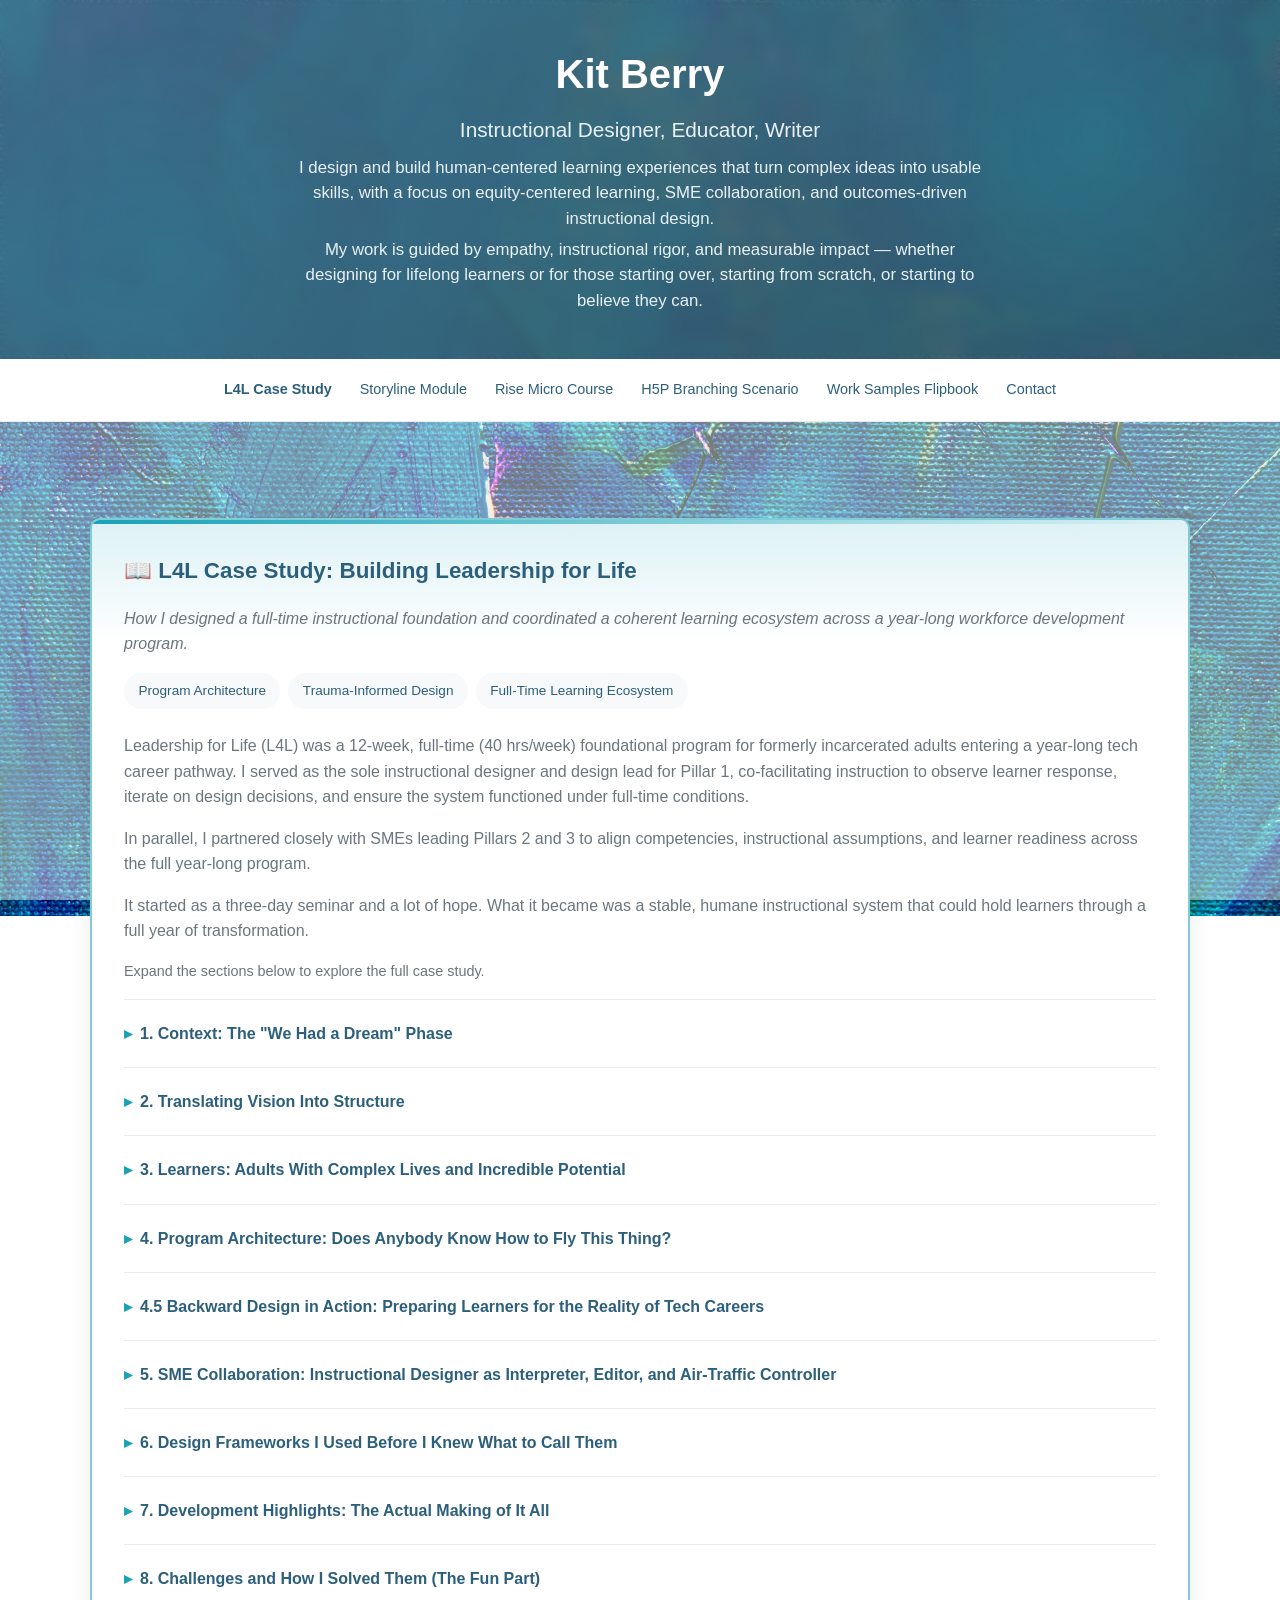
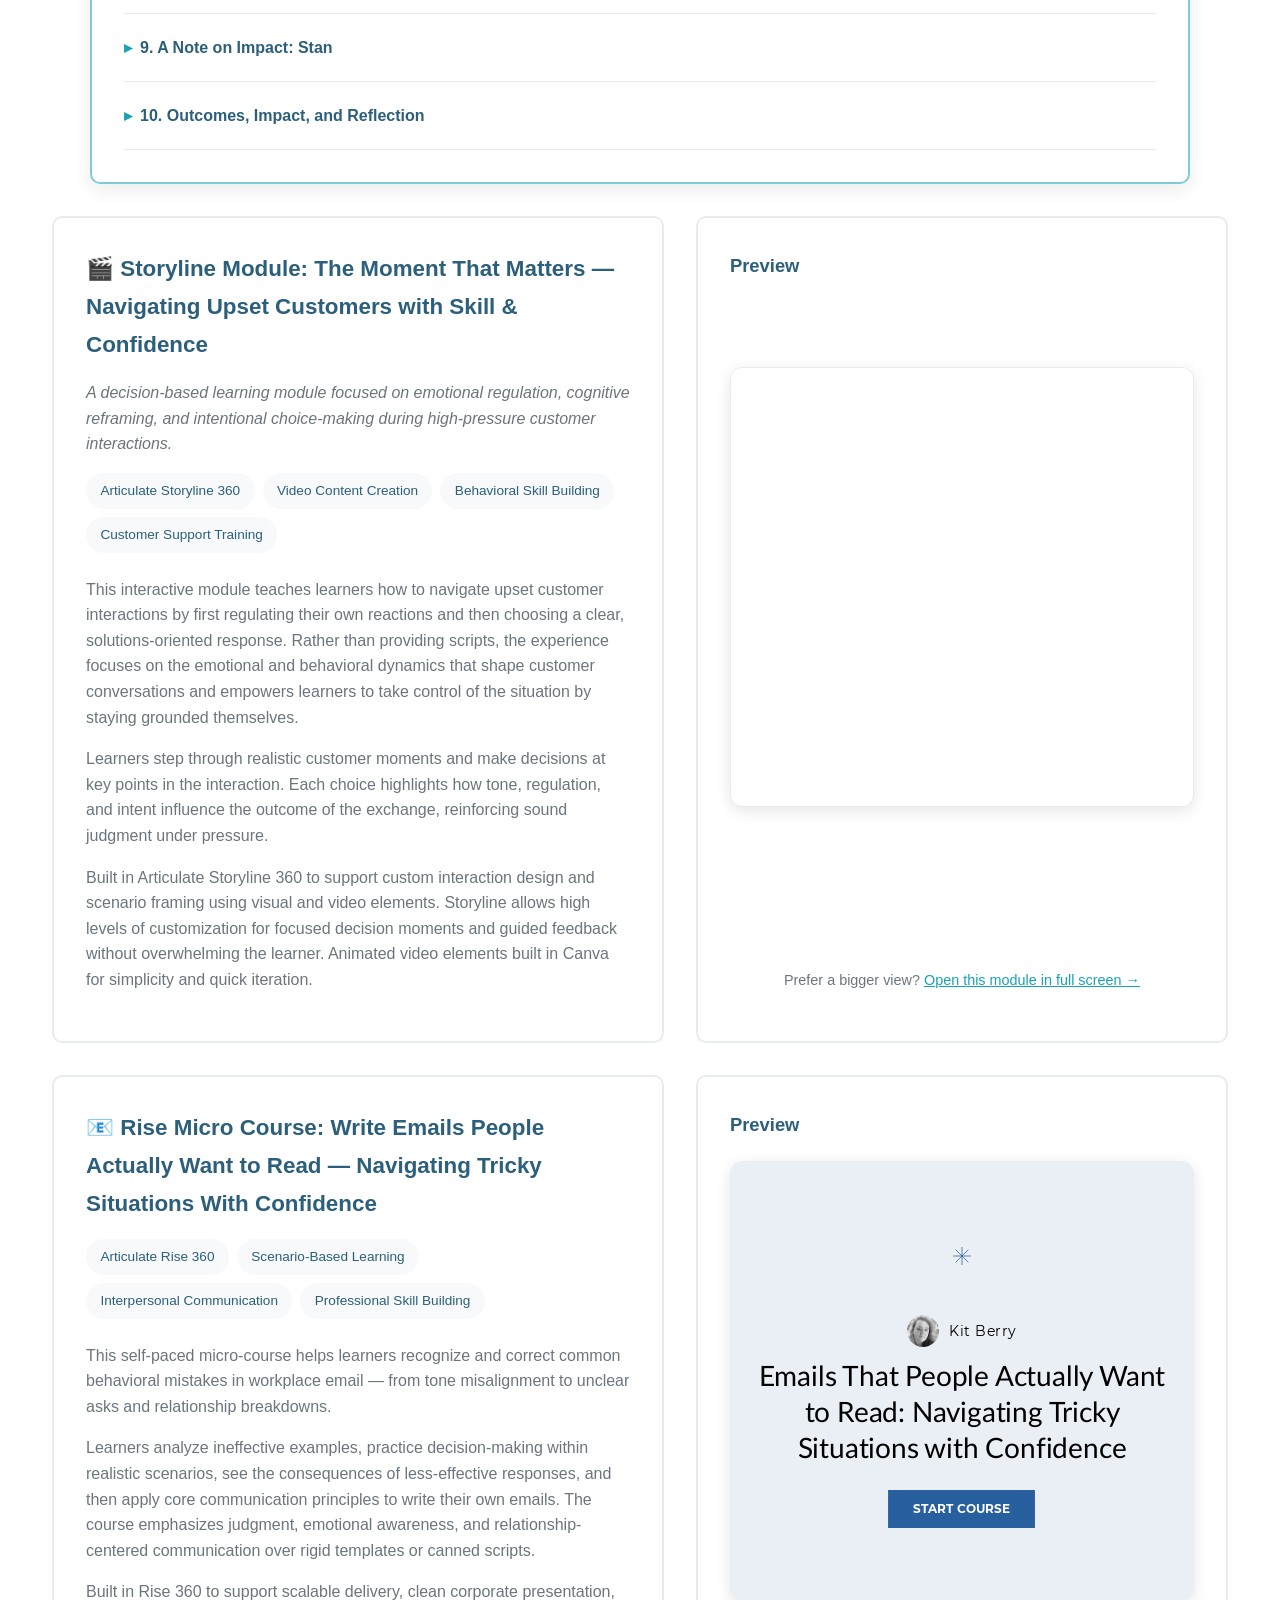
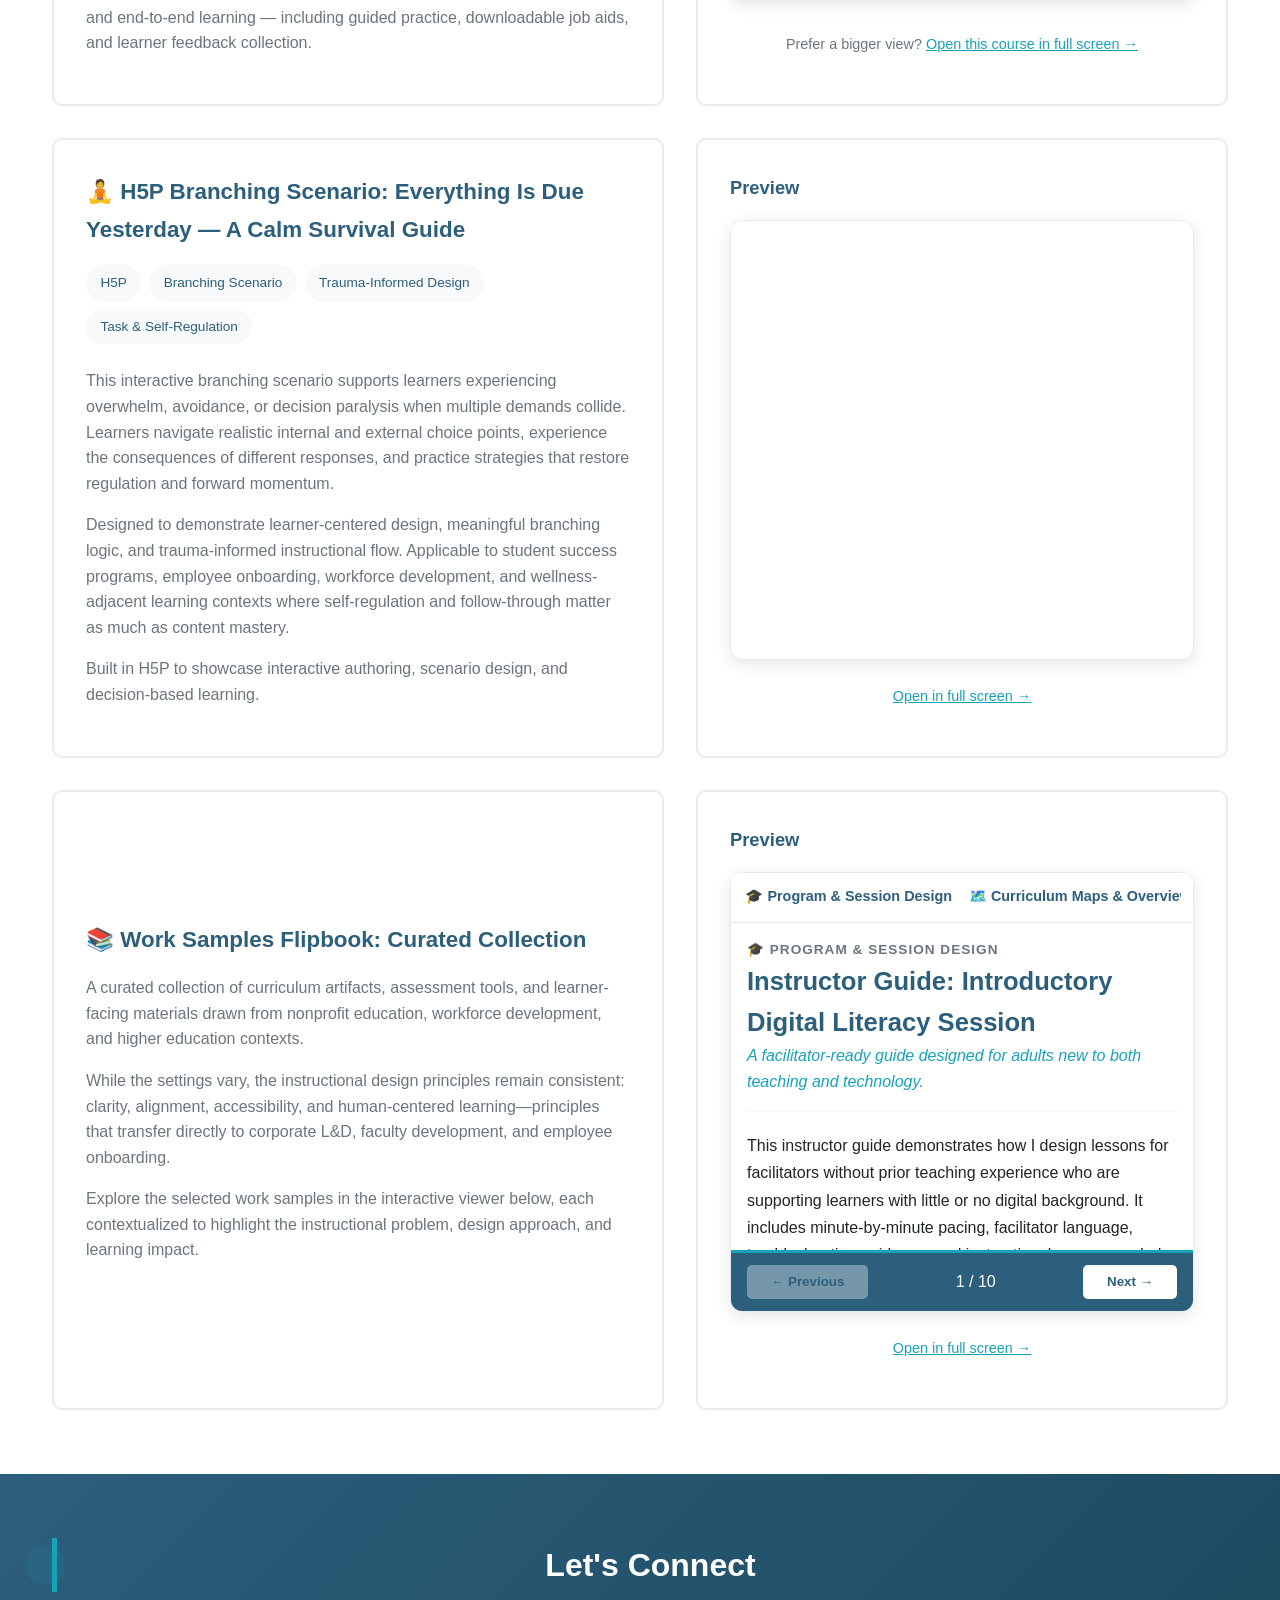
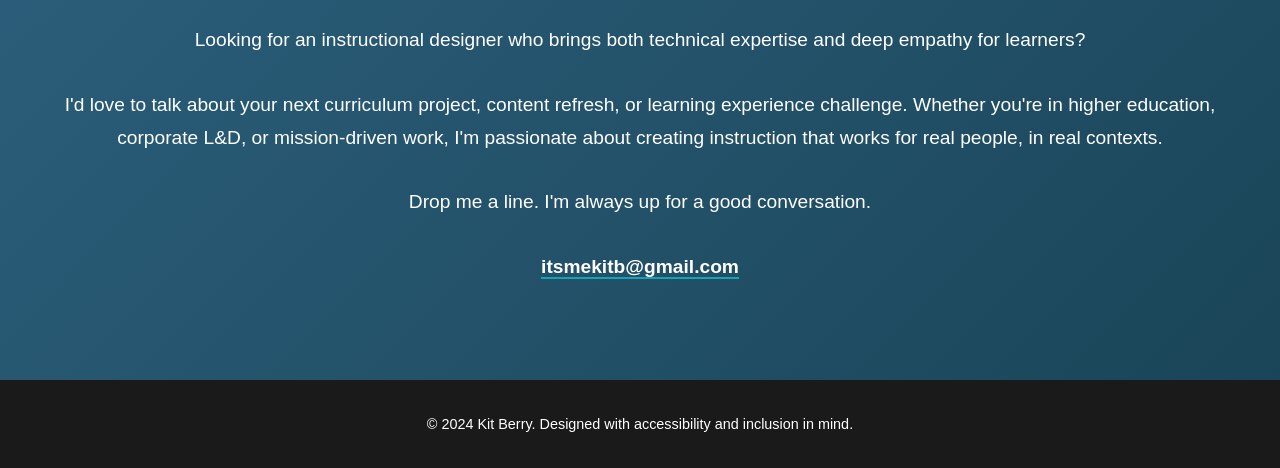
<file: index.html>
<!DOCTYPE html>
<html lang="en">
<head>
  <meta charset="UTF-8">
  <meta name="viewport" content="width=device-width, initial-scale=1.0">
  <meta name="description" content="Kit Berry - Instructional Designer, Educator, Writer. Portfolio showcasing accessible, equity-centered learning design.">
  <title>Kit Berry | Instructional Designer</title>

  <style>
  /* =========================
     RESET + VARIABLES
     ========================= */
  * { margin: 0; padding: 0; box-sizing: border-box; }

  :root {
    --primary: #2C5F7C;
    --accent: #17A2B8;
    --dark: #1a1a1a;
    --light: #f8f9fa;
    --gray: #6c757d;

    /* Consistent heights */
    --row-min-h: 620px;         /* overall row height */
    --embed-h: 440px;           /* preview window height */
    --embed-h-mobile: 70vh;
  }

  body {
    font-family: 'Segoe UI', Tahoma, Geneva, Verdana, sans-serif;
    line-height: 1.7;
    color: var(--dark);

    background:
      linear-gradient(rgba(255, 255, 255, 0.45), rgba(255, 255, 255, 0.45)),
      url('https://itsmekitb.github.io/itsmekitb/pexels-steve-1509534.jpg');

    background-size: cover;
    background-position: center;
    background-repeat: no-repeat;
    background-attachment: fixed;

    position: relative;
  }

  body > * { position: relative; z-index: 1; }

  /* =========================
     HEADER / HERO
     ========================= */
  header {
    background: linear-gradient(
      135deg,
      rgba(44, 95, 124, 0.80) 0%,
      rgba(26, 69, 88, 0.80) 100%
    );
    color: white;
    padding: 2.5rem 2rem;
    text-align: center;
    position: relative;
    overflow: hidden;
    backdrop-filter: blur(6px);
    box-shadow: 0 4px 20px rgba(0, 0, 0, 0.15);
  }

  header::before {
    content: "";
    position: absolute;
    top: -30%;
    right: -5%;
    width: 500px;
    height: 500px;
    background: radial-gradient(circle, rgba(23, 162, 184, 0.25) 0%, transparent 70%);
    border-radius: 50%;
    animation: float 20s ease-in-out infinite;
  }

  header::after {
    content: "";
    position: absolute;
    bottom: -20%;
    left: -5%;
    width: 400px;
    height: 400px;
    background: radial-gradient(circle, rgba(23, 162, 184, 0.15) 0%, transparent 70%);
    border-radius: 50%;
    animation: float 25s ease-in-out infinite reverse;
  }

  @keyframes float {
    0%, 100% { transform: translate(0, 0); }
    50% { transform: translate(30px, -30px); }
  }

  header h1 {
    font-size: 2.5rem;
    margin-bottom: 0.3rem;
    font-weight: 700;
    position: relative;
    z-index: 1;
  }

  header .subtitle {
    font-size: 1.3rem;
    color: #e8f1f5;
    margin-bottom: 0.6rem;
    font-weight: 300;
    position: relative;
    z-index: 1;
  }

  header p {
    max-width: 700px;
    margin: 0.4rem auto;
    font-size: 1.05rem;
    line-height: 1.5;
    color: #e8f1f5;
    position: relative;
    z-index: 1;
  }

  /* =========================
     NAV (center on desktop, scroll on mobile)
     ========================= */
  .site-nav {
    background-color: #ffffff;
    border-bottom: 1px solid #e9ecef;
    position: sticky;
    top: 0;
    z-index: 1000;

    overflow-x: auto;
    overflow-y: hidden;
    -webkit-overflow-scrolling: touch;
  }

  .site-nav .nav-inner {
    max-width: 1100px;
    margin: 0 auto;
    padding: 0.75rem 2rem;
    display: flex;
    justify-content: flex-start;
    align-items: center;
  }

  .site-nav .nav-links {
    display: inline-flex;
    gap: 0.75rem;
    align-items: center;
    white-space: nowrap;
    width: max-content;
  }

  @media (min-width: 900px) {
    .site-nav .nav-inner { justify-content: center; }
  }

  .site-nav a {
    font-size: 0.9rem;
    color: var(--primary);
    text-decoration: none;
    font-weight: 500;
    padding: 0.35rem 0.5rem;
    border-bottom: 2px solid transparent;
    white-space: nowrap;
    flex-shrink: 0;
    display: inline-block;
  }

  .site-nav a:hover { border-bottom-color: var(--accent); }

  .site-nav::-webkit-scrollbar { height: 6px; }
  .site-nav::-webkit-scrollbar-track {
    background: rgba(23, 162, 184, 0.05);
    border-radius: 10px;
  }
  .site-nav::-webkit-scrollbar-thumb {
    background: linear-gradient(90deg, var(--accent) 0%, var(--primary) 100%);
    border-radius: 10px;
  }

  /* =========================
     LAYOUT / SECTIONS
     ========================= */
  .container {
    max-width: 1240px;
    margin: 0 auto;
    padding: 0 2rem;
  }

  section { padding: 4rem 0; }

  section h2 {
    font-size: 2rem;
    margin-bottom: 2rem;
    color: var(--primary);
    border-left: 5px solid var(--accent);
    padding-left: 1rem;
    position: relative;
  }

  section h2::before {
    content: "";
    position: absolute;
    left: -2rem;
    top: 50%;
    transform: translateY(-50%);
    width: 40px;
    height: 40px;
    background: var(--accent);
    opacity: 0.1;
    border-radius: 50%;
    z-index: -1;
  }

  #portfolio {
    background: transparent !important;
    backdrop-filter: none !important;
  }

  .portfolio-grid {
    display: grid;
    grid-template-columns: 1fr;
    gap: 2rem;
    margin-top: 2rem;
  }

  .portfolio-item {
    background: rgba(255, 255, 255, 0.95);
    border: 2px solid #e9ecef;
    border-radius: 10px;
    padding: 2rem;
    transition: all 0.3s ease;
    backdrop-filter: blur(10px);
  }

  .portfolio-item:hover {
    border-color: var(--accent);
    box-shadow: 0 8px 20px rgba(23, 162, 184, 0.15);
    transform: translateY(-3px);
  }

  .portfolio-item h3 {
    color: var(--primary);
    margin-bottom: 1rem;
    font-size: 1.4rem;
  }

  .portfolio-item p {
    color: var(--gray);
    margin-bottom: 1rem;
    line-height: 1.6;
  }

  .portfolio-description {
    font-style: italic;
    color: var(--gray);
    margin-bottom: 1rem;
  }

  .portfolio-item .tags {
    display: flex;
    flex-wrap: wrap;
    gap: 0.5rem;
    margin-bottom: 1.5rem;
  }

  .tag {
    background-color: var(--light);
    color: var(--primary);
    padding: 0.4rem 0.9rem;
    border-radius: 20px;
    font-size: 0.85rem;
    font-weight: 500;
    white-space: nowrap;
  }

  /* =========================
     L4L FEATURED (unchanged width)
     ========================= */
  .portfolio-item.featured {
  border-color: rgba(23, 162, 184, 0.55);
  background: #ffffff;
  position: relative;
  overflow: hidden;
  box-shadow: 0 6px 20px rgba(0,0,0,0.08);

  max-width: 1100px;
  margin: 0 auto;
}

.portfolio-item.featured::before {
  content: "";
  position: absolute;
  inset: 0 0 auto 0;          /* top only */
  height: 130px;              /* tweak this */
  background: linear-gradient(
    180deg,
    rgba(23, 162, 184, 0.15) 0%,
    rgba(255, 255, 255, 1) 95%
  );
  pointer-events: none;
  z-index: 0;
}

.portfolio-item.featured::after {
  content: "";
  position: absolute;
  top: 0;
  left: 0;
  width: 100%;
  height: 4px;
  background: linear-gradient(90deg, var(--accent) 0%, transparent 100%);
  border-radius: 10px 10px 0 0;
  z-index: 2;
}

/* ✅ this is the actual fix */
.portfolio-item.featured > * {
  position: relative;
  z-index: 1;
}


    /* =========================
   CASE STUDY: Accordion + Typography polish
   ========================= */

/* Summary label */
.case-study-accordion summary {
  cursor: pointer;
  font-weight: 650;
  color: var(--primary);        /* brand teal */
  list-style: none;
}

.case-study-accordion summary::-webkit-details-marker { display: none; }

.case-study-accordion summary::before {
  content: "▸";
  display: inline-block;
  margin-right: 0.5rem;
  color: var(--accent);
  transition: transform 0.2s ease;
}

.case-study-accordion details[open] summary::before {
  transform: rotate(90deg);
}

/* Accordion structure + spacing */
.case-study-accordion details {
  border-top: 1px solid #e9ecef;
  padding: 0.9rem 0;
}

.case-study-accordion details:last-child {
  border-bottom: 1px solid #e9ecef;
}

/* Body text inside dropdowns */
.case-study-accordion p,
.case-study-accordion li {
  color: var(--gray);           /* soft gray like the rest of your site */
  font-size: 0.98rem;
  line-height: 1.7;
}

.case-study-accordion p { margin: 0.5rem 0 0.85rem; }

.case-study-accordion ul,
.case-study-accordion ol {
  margin: 0.1rem 0 1.1rem 1.25rem;
  padding-left: 1.25rem;
}

.case-study-accordion li { margin-bottom: 0.25rem; }

/* Fix the “random black bold headings” problem */
.case-study-accordion strong {
  color: var(--gray);        /* brand teal for emphasized labels */
  font-weight: 700;
}

/* Make h4 inside case study match your brand */
.portfolio-item.featured .case-study-accordion h4 {
  color: var(--accent);
  font-size: 1.05rem;
  margin: 0.9rem 0 0.45rem;
  font-weight: 700;
}

/* Optional: italic bits don’t go pitch black */
.case-study-accordion em {
  color: #4f6b78;               /* slightly bluish-gray */
}

  /* Accordion small helpers */
  .accordion-intro {
    font-size: 0.9rem;
    color: var(--gray);
    margin-bottom: 1rem;
  }

    /* =====================================
   Case Study Accordion – Hover Accents
   ===================================== */

.case-study-accordion summary {
  position: relative;
  padding: 0.35rem 0;
  transition:
    color 0.2s ease,
    text-shadow 0.2s ease;
}

/* Soft accent cue on hover */
.case-study-accordion summary:hover,
.case-study-accordion summary:focus-visible {
  color: var(--primary);
  text-shadow: 0 0 8px rgba(23, 162, 184, 0.35);
}

/* Subtle animated underline */
.case-study-accordion summary::after {
  content: "";
  position: absolute;
  left: 0;
  bottom: 0;
  width: 0%;
  height: 2px;
  background: linear-gradient(
    90deg,
    var(--accent),
    transparent
  );
  transition: width 0.25s ease;
}

/* Reveal underline on hover/focus */
.case-study-accordion summary:hover::after,
.case-study-accordion summary:focus-visible::after {
  width: 100%;
}

/* Keep open state calm (no re-trigger loop) */
.case-study-accordion details[open] summary::after {
  width: 100%;
  opacity: 0.6;
}


  /* =========================
     ✅ PROJECT ROWS (2 cards)
     ========================= */

  /* THIS is what makes each pair behave as a single “row” */
  .project-row {
    display: grid;
    grid-template-columns: 1.15fr 1fr;  /* ✅ copy slightly wider without shrinking preview */
    gap: 2rem;
    align-items: stretch;
    width: 100%;
    min-height: var(--row-min-h);
  }

  /* Make both cards equal height + allow vertical centering */
  .project-row .portfolio-item {
    height: 100%;
    display: flex;
    flex-direction: column;
  }

  /* ✅ vertical centering: copy + preview */
  .project-row .project-copy,
  .project-row .project-embed {
    justify-content: center; /* centers content vertically when there's extra space */
  }

  /* BUT: we still want the embed to sit nicely, so the preview card uses a “top + embed + link” structure */
  .project-row .project-embed {
    justify-content: flex-start;
  }

  /* Keep Preview header from making the embed feel cramped */
  .project-row .project-embed h3 {
    font-size: 1.15rem;
    margin-bottom: 0.75rem;
    color: var(--primary);
  }

  /* Embed frame: consistent size */
  .embed-frame {
    width: 100%;
    height: var(--embed-h);
    border-radius: 12px;
    overflow: hidden;
    background: #fff;
    border: 1px solid #e9ecef;
    box-shadow: 0 4px 15px rgba(0,0,0,0.1);
  }

  .embed-frame iframe {
    width: 100%;
    height: 100%;
    border: 0;
    display: block;
  }

  /* Link pinned toward the bottom when possible */
  .embed-link {
    margin-top: auto;
    padding-top: 0.9rem;
    text-align: center;
    font-size: 0.9rem;
    color: var(--gray);
  }

  .embed-link a {
    color: var(--accent);
    text-decoration: underline;
  }

    /* Vertically center iframe inside preview cards */
.project-embed {
  display: flex;
  flex-direction: column;
}

.project-embed .embed-frame {
  margin-top: auto;
  margin-bottom: auto;
}


  /* =========================
     CONTACT + FOOTER
     ========================= */
  #contact {
    background: linear-gradient(135deg, var(--primary) 0%, #1a4558 100%);
    color: white;
    text-align: center;
  }

  #contact h2 { color: white; border-left: 5px solid var(--accent); }
  #contact p { font-size: 1.2rem; margin: 2rem 0; }

  #contact a {
    color: white;
    text-decoration: none;
    font-weight: 600;
    border-bottom: 2px solid var(--accent);
    transition: all 0.3s ease;
  }

  #contact a:hover { color: var(--accent); }

  footer {
    background-color: var(--dark);
    color: white;
    text-align: center;
    padding: 2rem;
    font-size: 0.9rem;
  }

  /* =========================
     ACCESSIBILITY
     ========================= */
  a:focus, button:focus {
    outline: 3px solid var(--accent);
    outline-offset: 2px;
  }

  .visually-hidden {
    position: absolute;
    width: 1px;
    height: 1px;
    padding: 0;
    margin: 0;
    overflow: hidden;
    clip: rect(0, 0, 0, 0);
    white-space: nowrap;
    border: 0;
  }

  /* =========================
     GLOBAL SCROLLBAR (Chrome/Edge/Safari)
     ========================= */
  *::-webkit-scrollbar { width: 10px; height: 10px; }
  *::-webkit-scrollbar-track {
    background: rgba(23, 162, 184, 0.08);
    border-radius: 999px;
  }
  *::-webkit-scrollbar-thumb {
    background: linear-gradient(180deg, var(--accent), var(--primary));
    border-radius: 999px;
    border: 2px solid rgba(255, 255, 255, 0.6);
  }
  *::-webkit-scrollbar-thumb:hover {
    background: linear-gradient(180deg, var(--primary), var(--accent));
  }

  /* =========================
     RESPONSIVE
     ========================= */
  @media (max-width: 900px) {
    .project-row {
      grid-template-columns: 1fr;
      min-height: unset;
    }

    .embed-frame {
      height: var(--embed-h-mobile);
      min-height: 520px;
    }
  }

  @media (max-width: 768px) {
    .container { padding: 0 1.25rem; }

    header { padding: 2.5rem 1rem; }
    header h1 { font-size: 2rem; }
    header .subtitle { font-size: 1.05rem; }
    header p { font-size: 1rem; line-height: 1.55; }

    section { padding: 2.5rem 0; }
    section h2 { font-size: 1.6rem; }

    .portfolio-item { padding: 1.5rem; }
    .portfolio-item h3 { font-size: 1.25rem; }

    .tag { font-size: 0.8rem; padding: 0.25rem 0.65rem; }

    .site-nav .nav-inner { padding: 0.6rem 1rem; }
  }
</style>
  
</head>

<body>

  <!-- Header / Hero -->
  <header>
    <h1>Kit Berry</h1>
    <p class="subtitle">Instructional Designer, Educator, Writer</p>
    <p>I design and build human-centered learning experiences that turn complex ideas into usable skills, with a focus on equity-centered learning, SME collaboration, and outcomes-driven instructional design.</p>
    <p>My work is guided by empathy, instructional rigor, and measurable impact — whether designing for lifelong learners or for those starting over, starting from scratch, or starting to believe they can.</p>
  </header>

  <!-- Top Navigation -->
  <nav class="site-nav">
    <div class="nav-inner">
      <div class="nav-links">
        <a href="#l4l-case-study"><strong>L4L Case Study</strong></a>
        <a href="#upset-customers-storyline">Storyline Module</a>
        <a href="#email-course">Rise Micro Course</a>
        <a href="#task-module">H5P Branching Scenario</a>
        <a href="#work-samples">Work Samples Flipbook</a>
        <a href="#contact">Contact</a>
      </div>
    </div>
  </nav>

  <!-- Portfolio Section -->
  <section id="portfolio">
    <div class="container">

      <div class="portfolio-grid">

        <!-- L4L CASE STUDY (UNCHANGED) -->
        <div class="portfolio-item featured full-width" id="l4l-case-study">
          <h3>📖 L4L Case Study: Building Leadership for Life</h3>
          <p class="portfolio-description">
            How I designed a full-time instructional foundation and coordinated a coherent learning ecosystem across a year-long workforce development program.
          </p>

          <div class="tags">
            <span class="tag">Program Architecture</span>
            <span class="tag">Trauma-Informed Design</span>
            <span class="tag">Full-Time Learning Ecosystem</span>
          </div>

          <p>
            Leadership for Life (L4L) was a 12-week, full-time (40 hrs/week) foundational program for formerly incarcerated adults entering a year-long tech career pathway. I served as the sole instructional designer and design lead for Pillar 1, co-facilitating instruction to observe learner response, iterate on design decisions, and ensure the system functioned under full-time conditions.
          </p>
          <p>
            In parallel, I partnered closely with SMEs leading Pillars 2 and 3 to align competencies, instructional assumptions, and learner readiness across the full year-long program.
          </p>
          <p>
            It started as a three-day seminar and a lot of hope. What it became was a stable, humane instructional system that could hold learners through a full year of transformation.
          </p>

          <p class="accordion-intro">
            Expand the sections below to explore the full case study.
          </p>

          <div class="case-study-accordion">
            <!-- (your accordion content is unchanged; keeping exactly what you pasted) -->

            <!-- 1. Context -->
            <details>
              <summary>1. Context: The "We Had a Dream" Phase</summary>

              <p><strong>CROP hired me at a moment when they had:</strong></p>
              <ul>
                <li>a three-day leadership seminar</li>
                <li>extremely passionate goals</li>
                <li>a vision for a full-time, year-long "Pillar" program sketched mostly in spirit</li>
                <li>no actual curriculum beyond the initial seminar</li>
              </ul>

              <p><strong>They essentially said:</strong><br>
                "We want to teach leadership, digital literacy, financial wellness, mindset, professional skills, reading, writing, sales, and UX design — all of it — to formerly incarcerated adults trying to rebuild their lives."
              </p>

              <p><strong>I said:</strong><br>
                "Okay… so basically you want to teach dreams right now?"
              </p>

              <p>Laughter was exchanged. Then the real work began.</p>

              <p>
                At that point, the organization had vision without infrastructure. There was no instructional sequence, no pacing logic, no defined learner readiness assumptions, and no system capable of sustaining full-time learning without burnout or collapse.
              </p>

              <p>
                SMEs were later brought in to lead Pillars 2, 3, and 4. I served as the sole instructional designer and design lead for Pillar 1, while also overseeing cross-Pillar instructional coherence across the full year-long program.
              </p>

              <p>
                This meant translating aspiration into architecture — and building a foundation stable enough for everything that followed.
              </p>

              <p>
                Objectively, this was a senior-level scope. I was fresh enough not to know that at the time — which may be why it worked. I didn't know it was supposed to be impossible.
              </p>

              <p>
                And for what it's worth: I can never again hear "we're building the plane as we fly it" without thinking of the founders who trusted me to figure out how to build their plane — while learners were already onboard.
              </p>
            </details>

            <!-- 2. Translating Vision Into Structure -->
            <details>
              <summary>2. Translating Vision Into Structure</summary>

              <p>
                My first design task was taking a large, luminous cloud of aspiration and turning it into instruction that could actually function.
              </p>

              <p><strong>That meant translating vision into:</strong></p>
              <ul>
                <li>concrete, observable learning outcomes</li>
                <li>a coherent instructional sequence</li>
                <li>a full-time learning plan that real humans could complete without collapsing under cognitive overload</li>
              </ul>

              <p><strong>Practically, this required:</strong></p>
              <ul>
                <li>identifying the instructional through-line of the entire year-long program</li>
                <li>defining the specific role Pillar 1 needed to play within that system</li>
                <li>deciding what "success" realistically looked like at the 12-week mark</li>
                <li>carving an overwhelming volume of content into structured, climbable learning hills</li>
              </ul>

              <p><strong>Pillar 1 could not be everything.</strong><br>
                It needed to be the foundation — the place where learners built stability, skill, and confidence before being asked to absorb technical complexity or navigate professional pressure.
              </p>

              <p><strong>Every design decision at this stage was shaped by one core question:</strong><br>
                What do learners need to be able to do, believe, and sustain in order to survive what comes next?
              </p>
            </details>

            <!-- 3. Learners -->
            <details>
              <summary>3. Learners: Adults With Complex Lives and Incredible Potential</summary>

              <p><strong>My learners were adults reentering society after incarceration who often faced:</strong></p>
              <ul>
                <li>disrupted or incomplete formal education</li>
                <li>limited digital literacy</li>
                <li>unstable housing or employment</li>
                <li>trauma histories</li>
                <li>immediate practical and emotional pressures</li>
              </ul>

              <p>This context shaped every instructional decision.</p>

              <p><strong>The curriculum needed to be:</strong></p>
              <ul>
                <li>trauma-informed without being permissive</li>
                <li>confidence-building without being condescending</li>
                <li>flexible without sacrificing structure</li>
                <li>low-barrier with a high bar for growth</li>
                <li>immediately applicable to learners' real lives</li>
                <li>human-centered rather than content-centered</li>
              </ul>

              <p>
                This is why I designed the program around small wins, visible progress, and learner agency. Early success stabilized confidence. Clear structure reduced anxiety. Choice and relevance increased engagement. Together, these elements allowed learners to persist through full-time intensity without disengaging or burning out.
              </p>

              <p>
                The goal was not to make learning easier — it was to make growth possible.
              </p>
            </details>

            <!-- 4. Program Architecture -->
            <details>
              <summary>4. Program Architecture: Does Anybody Know How to Fly This Thing?</summary>

              <p><strong>L4L wasn’t a “once-a-week” program.</strong><br>
                It was a full-time, immersive learning environment: 9am–4pm, five days a week, for twelve weeks.
              </p>

              <p>
                That meant I wasn’t designing a collection of lessons — I was designing an entire daily learning ecosystem capable of holding real humans, with real histories, for forty hours a week without breaking them or burning them out.
              </p>

              <p><strong>The architecture had to be:</strong></p>
              <ul>
                <li>digestible and predictable</li>
                <li>scaffolded without being rigid</li>
                <li>emotionally safe without lowering expectations</li>
                <li>cognitively sustainable at full-time intensity</li>
                <li>realistic for instructors to facilitate</li>
                <li>survivable — and ultimately transformative — for learners</li>
              </ul>

              <p>
                The 12-week structure emerged from what learners needed and what the full-time format demanded. Rather than treating topics as discrete units, I designed L4L as a three-part instructional architecture, with each component reinforcing the others and supporting the daily rhythm of the program.
              </p>

              <h4>A. Digital Literacy (Foundational Competence)</h4>
              <p><em>“Let’s get your hands on the tools and build confidence.”</em></p>

              <p>
                At forty hours a week, technology exposure couldn’t be a one-off lesson. It had to be woven into the daily structure so familiarity — and confidence — accumulated naturally.
              </p>

              <p><strong>Daily design elements included:</strong></p>
              <ul>
                <li>guided device setup and digital safety practice</li>
                <li>multi-hour, hands-on productivity labs (Docs, Drive, Sheets, file structure)</li>
                <li>micro-tasks embedded throughout the day for low-stakes repetition</li>
              </ul>

              <p>
                Digital literacy came first because learners needed technical fluency to participate fully in every other Pillar — and because confidence with tools stabilized emotional bandwidth for learning overall.
              </p>

              <h4>B. Financial Wellness (Practical Stability)</h4>
              <p><em>“Let’s demystify money and build agency.”</em></p>

              <p>
                At full-time intensity, financial content could not be overwhelming or shame-inducing. It needed to be paced, revisited, and integrated into the daily flow rather than isolated as a single unit.
              </p>

              <p><strong>Daily design elements included:</strong></p>
              <ul>
                <li>iterative budgeting work (learn → apply → refine)</li>
                <li>values-based conversations embedded as warm-ups or cool-downs</li>
                <li>scenario activities modeled on real-life financial decision points</li>
              </ul>

              <p>
                Financial literacy grounded learners in real-world stability, providing clarity and agency in an otherwise high-cognitive-load environment.
              </p>

              <h4>C. Leadership Development (The Core of the Program)</h4>
              <p><em>“Let’s turn knowledge, mindset, and skills into self-direction.”</em></p>

              <p>
                Leadership Development formed the emotional and instructional center of the program — and carried the largest share of instructional time.
              </p>

              <p><strong>This domain included:</strong></p>
              <ul>
                <li>professional communication (email writing, tone calibration, revision)</li>
                <li>mindset and motivation (task management, resilience, habit formation)</li>
                <li>reading and writing practice (discussion, summaries, expressive writing)</li>
                <li>life-navigation strategies (decision-making, time management, values alignment)</li>
                <li>agency and radical accountability — learning to take responsibility without collapsing</li>
              </ul>

              <p>
                Because this work was emotionally demanding and practiced daily, pacing was critical. I designed each day to alternate between cognitive load, emotional depth, structured practice, and recovery.
              </p>

              <p><strong>Daily design elements included:</strong></p>
              <ul>
                <li>extended mindset workshops with built-in reflection periods</li>
                <li>professional communication practice embedded between heavier sessions</li>
                <li>reading and writing blocks designed to build stamina without overwhelm</li>
                <li>leadership circles that balanced vulnerability with psychological safety</li>
              </ul>

              <p>
                This domain received the most instructional time because it supported both job readiness and personal autonomy — and because learners needed a steady, containered environment to practice this level of growth.
              </p>

              <h4>System-Level Architecture (What Held the Whole Program Together)</h4>

              <p>
                Designing twelve weeks of full-time instruction required designing the entire infrastructure around the content.
              </p>

              <p><strong>That infrastructure included:</strong></p>
              <ul>
                <li>rubrics for consistent evaluation across instructors and days</li>
                <li>daily facilitator guides with pacing, scripts, trauma-informed notes, and troubleshooting</li>
                <li>performance and formative assessments embedded into weekly flow</li>
                <li>trauma-informed design baked into lesson sequencing, activity choice, and facilitation language</li>
                <li>learner support systems to stabilize navigation through full-time intensity</li>
                <li>integration of accessible tools (Google Classroom, digital skills platforms, etc.)</li>
                <li>badge-based microcredentials that made daily and weekly progress visible</li>
                <li>learner analytics to identify disengagement early</li>
                <li>scenario-based communication practice distributed across the week</li>
                <li>asynchronous modules to support differentiated pacing and makeup learning</li>
              </ul>

              <p>
                Cross-Pillar alignment was part of the architecture from the beginning. I learned the technical content taught in later Pillars and reverse-engineered the competencies learners would need by the time they arrived there.
              </p>

              <p><strong>That meant taking some learners from:</strong><br>
                “I have never used a smartphone”<br>
                to building websites in Figma and learning basic code — within a single full-time quarter.
              </p>

              <p><strong>This outcome wasn’t accidental.</strong><br>
                It was the result of a coherent, intentionally designed system built to develop capacity, confidence, and stability at scale.
              </p>

              <h4>Putting It All Together</h4>

              <p><strong>Everything was sequenced so that:</strong></p>
              <ul>
                <li>each component built on the last</li>
                <li>each skill connected to a higher-level outcome</li>
                <li>each day followed a clear cognitive and emotional logic</li>
                <li>instructors had the structure they needed to facilitate sustainably</li>
                <li>learners had the support they needed to grow without breaking</li>
              </ul>

              <p><strong>The result wasn’t just a twelve-week program.</strong><br>
                It was a daily instructional ecosystem, designed to hold people through real transformation on a real schedule with real stakes.
              </p>
            </details>

            <!-- 4.5 Backward Design -->
            <details>
              <summary>4.5 Backward Design in Action: Preparing Learners for the Reality of Tech Careers</summary>

              <p><strong>The ultimate goal of the program was clear:</strong><br>
                By the end of Pillar 3, learners needed to secure and sustain employment in the tech industry.
              </p>

              <p>
                Not just get a job — but function within it, navigate its demands, withstand pressure, and remain employed long-term after a lifetime shaped by incarceration, instability, or interrupted education.
              </p>

              <p>That end goal shaped every instructional decision upstream.</p>

              <h4>Pillar 3: Job Search + Career Stability</h4>
              <p><strong>What Learners Needed</strong></p>

              <p>
                To survive the intensity of the tech job search — and later, the realities of a tech work environment — learners needed far more than technical skill.
              </p>

              <p><strong>They needed:</strong></p>
              <ul>
                <li>emotional stability under stress</li>
                <li>clear, professional communication</li>
                <li>consistent follow-through</li>
                <li>confidence in the face of rejection</li>
                <li>the ability to self-regulate under pressure</li>
                <li>resilience after years of institutionalization and trauma</li>
              </ul>

              <p><strong>These were not “soft skills” or nice-to-haves.</strong><br>
                They were survival skills.
              </p>

              <h4>Pillar 2: UX Design + Technical Fluency</h4>
              <p><strong>What Learners Needed Before Technical Training Could Succeed</strong></p>

              <p><strong>Before learners could meaningfully engage with UX tools or technical instruction, they needed:</strong></p>
              <ul>
                <li>foundational digital literacy</li>
                <li>file management fluency</li>
                <li>comfort navigating multiple platforms</li>
                <li>stamina for full-time technical learning</li>
                <li>the ability to troubleshoot independently</li>
                <li>confidence to experiment, fail, and try again</li>
              </ul>

              <p>
                Without these foundations, the entire UX sequence would have collapsed under cognitive overload. The tech SMEs were highly skilled and their content was rigorous — but it assumed a baseline level of digital fluency many learners simply did not yet have.
              </p>

              <h4>What Pillar 1 Had to Do</h4>

              <p><strong>To make Pillars 2 and 3 viable, Pillar 1 needed to produce learners who were:</strong></p>
              <ul>
                <li>digitally competent enough to enter a UX bootcamp-style environment</li>
                <li>emotionally regulated enough to withstand intensive technical learning</li>
                <li>resilient enough to face the job search without collapsing</li>
                <li>stable enough to transition into full-time employment</li>
                <li>confident enough to see themselves as someone who belongs in tech</li>
              </ul>

              <p><strong>This meant Pillar 1 was not “introductory.”</strong><br>
                It was foundational, structural, and non-negotiable for the success of the entire year-long program.
              </p>

              <p>
                Every digital literacy lab, mindset exercise, leadership session, communication task, and reflective practice in Pillar 1 was designed with these downstream requirements in mind.
              </p>

              <p><strong>Pillar 1 wasn’t just first.</strong><br>
                It was the launchpad — emotionally, cognitively, and technically.
              </p>

              <h4>The Result</h4>

              <p><strong>By reverse-engineering the competencies of Pillars 2 and 3 into Pillar 1, we were able to take learners who entered the program with:</strong></p>
              <ul>
                <li>no digital skills</li>
                <li>no experience with professional writing</li>
                <li>no emotional scaffolding for sustained learning</li>
                <li>no familiarity with tech tools</li>
                <li>little internal or external stability</li>
              </ul>

              <p><strong>…and prepare them for:</strong></p>
              <ul>
                <li>full-time UX training</li>
                <li>intensive job search preparation</li>
                <li>life-changing work in the tech industry</li>
              </ul>

              <p>
                This is Backward Design not as a classroom strategy, but as an architectural backbone for human transformation.
              </p>
            </details>

            <!-- 5. SME Collaboration -->
            <details>
              <summary>5. SME Collaboration: Instructional Designer as Interpreter, Editor, and Air-Traffic Controller</summary>

              <p>
                CROP’s instructors and leaders brought deep content expertise — but not instructional architecture, and not experience designing for a full-time learning environment that required daily pacing, emotional containment, and cross-Pillar alignment.
              </p>

              <p>
                My role quickly expanded beyond traditional “ID support.” It became a systems-level partnership focused on translating expertise into instruction that could actually function in real classrooms, at full-time intensity.
              </p>

              <p><strong>That work included:</strong></p>
              <ul>
                <li>extracting ideas from SMEs and shaping them into teachable sequences</li>
                <li>translating expert language into accessible, learner-ready steps</li>
                <li>cutting or reshaping content that didn’t align to defined outcomes</li>
                <li>facilitating Backward Design sessions to clarify competencies across all Pillars</li>
                <li>reverse-engineering Pillar 1 to prepare learners for the technical intensity of Pillar 2</li>
                <li>creating shared templates for lessons, assessments, and instructor scripts</li>
                <li>managing scope creep while maintaining trust and momentum</li>
                <li>ensuring coherence across instructors with vastly different teaching styles</li>
                <li>coaching instructors on how to facilitate emotionally heavy content without overwhelming learners</li>
              </ul>

              <h4>Pillar 2: Technical Instruction (UX, Coding, Digital Design)</h4>

              <p>
                The Pillar 2 SMEs were highly skilled — experts in UX, coding, and digital design. What they needed was not remediation, but instructional structure.
              </p>

              <p><strong>I partnered with them to:</strong></p>
              <ul>
                <li>map expert knowledge into teachable, sequenced learning progressions</li>
                <li>align their content with the foundational competencies developed in Pillar 1</li>
                <li>define daily pacing appropriate for a full-time learning environment</li>
                <li>maintain technical rigor without overwhelming learners still stabilizing</li>
              </ul>

              <p>
                This collaboration ensured that technical instruction remained challenging, coherent, and accessible — rather than unintentionally exclusionary.
              </p>

              <h4>Pillar 3: Professional Development</h4>

              <p>
                Pillar 3 required a different kind of support. The instructor brought strong intentions and lived experience, but lacked a structured instructional framework.
              </p>

              <p><strong>Together, we rebuilt the Pillar from the ground up, including:</strong></p>
              <ul>
                <li>defining clear learning outcomes</li>
                <li>sequencing content for skill development and confidence-building</li>
                <li>designing assessments aligned to real-world application</li>
                <li>creating learner-centered activities</li>
                <li>building instructor confidence and facilitation clarity</li>
              </ul>

              <p>
                This work transformed Pillar 3 from a collection of ideas into a functional, teachable curriculum.
              </p>

              <h4>Coaching SMEs to Coach Learners</h4>

              <p>
                Because leadership development content was emotionally demanding and practiced daily, I also supported SMEs in the facilitation layer of their work. This included coaching them on:
              </p>

              <ul>
                <li>facilitating vulnerability without retraumatizing learners</li>
                <li>pacing emotionally heavy material within a full-time schedule</li>
                <li>maintaining psychological safety while still holding learners accountable</li>
                <li>responding skillfully when learners began practicing agency in complex, imperfect ways</li>
              </ul>

              <p>
                This work required trust, emotional intelligence, and constant calibration. It was instructional design as diplomacy. It was also project management.
              </p>

              <p>
                And while I am not an air-traffic controller — I often served as the stabilizing force that allowed the system to keep functioning. And in the end, we all landed that plane together.
              </p>
            </details>

            <!-- 6. Frameworks -->
            <details>
              <summary>6. Design Frameworks I Used Before I Knew What to Call Them</summary>

              <p><strong>The instructional decisions behind L4L were grounded in established learning design principles, including:</strong></p>
              <ul>
                <li>ADDIE for overall structure and iteration</li>
                <li>Backward Design for outcomes mapping and alignment</li>
                <li>Universal Design for Learning (UDL) for accessibility and learner choice</li>
                <li>Trauma-informed pedagogy for emotional safety and engagement</li>
                <li>Mayer’s Principles to manage cognitive load in dense learning environments</li>
                <li>Adult Learning Theory to ensure relevance, autonomy, and immediate application</li>
              </ul>

              <p>
                At the time, I wasn’t thinking in terms of frameworks or formal labels. I was solving real instructional problems for real people, in real conditions.
              </p>

              <p>
                If needed, I could easily translate this work into academic language and citations. But the truth is simpler: I built a system that worked — and continued to work — for learners navigating complexity, pressure, and change.
              </p>

              <p>
                That outcome matters more than whether I knew the names at the time.
              </p>
            </details>

            <!-- 7. Development Highlights -->
            <details>
              <summary>7. Development Highlights: The Actual Making of It All</summary>

              <p><strong>This work included designing and developing:</strong></p>
              <ul>
                <li>a full 12-week, full-time instructional sequence (40 hours per week)</li>
                <li>daily facilitator guides with pacing, timing, trauma-informed notes, and troubleshooting</li>
                <li>slide decks for lessons, labs, workshops, and leadership circles</li>
                <li>learner handouts, practice tasks, and structured activity flows</li>
                <li>troubleshooting plans for both technical failures and emotional dysregulation</li>
                <li>performance and formative assessments aligned to cross-Pillar outcomes</li>
                <li>learner reflection tools designed to build emotional awareness and agency</li>
                <li>cross-lesson scaffolding to maintain coherence across content domains</li>
                <li>intentional integration points with Pillar 2 (UX design) and Pillar 3 (career readiness)</li>
                <li>alignment documents, rubrics, and program-wide instructional templates</li>
                <li>asynchronous modules for reinforcement and differentiated pacing</li>
                <li>learner analytics tools to track progress and support instructors in real time</li>
                <li>badge-based microcredentials that made daily and weekly growth visible</li>
              </ul>

              <p>
                All of this had to function inside a full-time learning environment where emotional safety, cognitive load, and learner stamina mattered just as much as content coverage.
              </p>

              <p>
                This is the point in the story where many instructional designers might say, “And that was a lot.”
              </p>

              <p><strong>But honestly? I loved it.</strong></p>

              <p>
                There is nothing quite like designing forty hours of learning a week to teach you what truly matters in instructional design.
              </p>
            </details>

            <!-- 8. Challenges -->
            <details>
              <summary>8. Challenges and How I Solved Them (The Fun Part)</summary>

              <p><strong>Challenge:</strong> “We want to teach everything.”<br>
                <strong>Solution:</strong> I established outcome-aligned boundaries so “everything” became the right things, at the right time, for the right reasons.
              </p>

              <p><strong>Challenge:</strong> Learners arrived with wildly different starting points — from “never used a smartphone” to “already tech-curious.”<br>
                <strong>Solution:</strong> I designed modular activities, layered scaffolds, differentiation pathways, and daily instructor notes so all learners could progress without comparison or shame.
              </p>

              <p><strong>Challenge:</strong> The program ran full-time (40 hours/week). Learners needed growth without burnout.<br>
                <strong>Solution:</strong> I structured each day around cognitive pacing and emotional logic: challenge → support → practice → recovery → repeat.
              </p>

              <p><strong>Challenge:</strong> Leadership content was emotionally heavy and practiced daily.<br>
                <strong>Solution:</strong> I coached instructors on facilitation strategies that allowed vulnerability without overwhelm — regulating group energy while still building accountability and agency.
              </p>

              <p><strong>Challenge:</strong> Pillar 2 SMEs were brilliant but needed coherence with the rest of the program.<br>
                <strong>Solution:</strong> I used Backward Design to align Pillar 1 with their UX competencies and built clear structural bridges into their curriculum.
              </p>

              <p><strong>Challenge:</strong> Pillar 3 required a complete instructional rebuild.<br>
                <strong>Solution:</strong> I partnered with the instructor to redesign the Pillar from the ground up — outcomes, sequencing, activities, and assessments — so it could actually prepare learners for the job search.
              </p>

              <p><strong>Challenge:</strong> Instructor confidence varied widely.<br>
                <strong>Solution:</strong> I created scripts, flexible pacing guides, troubleshooting notes, and built-in reflection tools so every instructor could facilitate skillfully, regardless of background.
              </p>

              <p><strong>Challenge:</strong> No pre-existing materials.<br>
                <strong>Solution:</strong> I made the materials. All of them.
              </p>

              <p><strong>Challenge:</strong> The program needed to function as a coherent, emotionally safe, multi-Pillar ecosystem.<br>
                <strong>Solution:</strong> I designed Pillar 1 as the backbone — building the emotional, technical, and cognitive stability required for learners to survive and thrive in Pillars 2 and 3.
              </p>
            </details>

            <!-- 9. Stan -->
            <details>
              <summary>9. A Note on Impact: Stan</summary>

              <p>
                Some outcomes can’t be captured in metrics. They live in the people who move through the system.
              </p>

              <p><strong>Stan was one of them.</strong></p>

              <p>
                When he entered Pillar 1, his digital literacy was effectively nonexistent. He was a kind, gentle man — the sort of person who should have been retired on a beach in Hawaii — but instead had spent most of his life behind bars. Starting from scratch would have been overwhelming for many people.
              </p>

              <p><strong>Stan didn’t flinch.</strong></p>

              <p>
                He showed up every day ready to learn, ready to try, ready to struggle, and ready to try again. He engaged fully with the structure of the program — not because it was easy, but because he refused to be anything other than fully alive in the opportunity he’d been given.
              </p>

              <p>
                By mid–Pillar 3, he pulled me aside with quiet pride and showed me an app he had built on his phone. The joy on his face — that moment of <em>I did this</em> — is the reason this kind of instructional design matters.
              </p>

              <p>
                Before the end of the program, Stan landed a job. He moved into an apartment with another learner from his cohort. He began building a life that reflected who he had always been, long before the system allowed him to show it.
              </p>

              <p>
                Stan passed away recently, on the ferry between San Francisco and the East Bay — his favorite place in the world. A few months before he died, he texted me to say he had started setting reminders on his phone to reach out to the people he cared about.
              </p>

              <p><strong>I was one of those people.</strong></p>

              <p>
                He thanked me for being a mentor. But the truth is, the honor was mine.
              </p>

              <p>
                Stan’s story is not an outlier. It is an example of what becomes possible when learners are met with systems designed for their realities — their histories, their strengths, and their futures.
              </p>

              <p>
                He is one of the clearest reasons I do this work.
              </p>
            </details>

            <!-- 10. Outcomes -->
            <details>
              <summary>10. Outcomes, Impact, and Reflection</summary>

              <h4>Measurable Outcomes</h4>

              <p>
                While much of this work centered on confidence, agency, and identity, the outcomes were also concrete and measurable.
              </p>

              <ul>
                <li>12 learners enrolled in the first cohort</li>
                <li>100% completed the full year-long program</li>
                <li>100% secured paid employment, either during Pillar 4 or within three months of completion</li>
              </ul>

              <p><strong>Post-program outcomes included:</strong></p>
              <ul>
                <li>Tech roles in Silicon Valley</li>
                <li>Tech-adjacent roles (including tech sales)</li>
                <li>Stable nonprofit positions leveraging newly acquired technical skills</li>
                <li>Continued education through college or trade programs</li>
              </ul>

              <p>
                By the end of the program, learners who entered with little or no digital experience were building and designing websites in Figma, navigating complex digital systems independently, and sustaining full-time learning intensity across a year-long program.
              </p>

              <p>
                Equally important were the behavioral outcomes. Learners demonstrated marked growth in feedback tolerance, follow-through, emotional regulation, and resilience — capacities essential for long-term success in both technical training and the workplace.
              </p>

              <p>
                Instructors also reported increased confidence facilitating challenging content and credited the program’s structure with making rigorous, emotionally demanding instruction sustainable over time.
              </p>

              <h4>Reflection: What This Project Taught Me</h4>

              <p><strong>This project taught me:</strong></p>
              <ul>
                <li>that I can build full instructional ecosystems from scratch — not just courses</li>
                <li>how to lead SMEs with clarity, kindness, and backbone</li>
                <li>how to design for adults whose skills, histories, and emotional worlds vary dramatically</li>
                <li>how to build emotional scaffolding into cognitively demanding work</li>
                <li>how to balance structure with flexibility at a daily, hourly, moment-to-moment level</li>
                <li>how to translate a vision into a system — and a system into real human transformation</li>
              </ul>

              <p>
                I didn’t walk away from this project thinking about what I would do differently next time. I walked away knowing what I am capable of doing now.
              </p>

              <p>
                As the program evolved, I expanded its infrastructure — adding analytics, badge systems, scenario-based practice, instructor tools, alignment documents, and asynchronous modules — not as enhancements, but as necessities for a system operating at full-time intensity.
              </p>

              <p>
                This project didn’t just teach me what instructional design is. It clarified the kind of instructional designer I am.
              </p>

              <p>
                And I’m ready to bring that same approach — strategic, human-centered, and unafraid of complexity — to the next challenge.
              </p>
            </details>
          </div>
        </div>

        <!-- =========================
             STORYLINE (split into 2 cards)
             ========================= -->
        <div class="project-row" id="upset-customers-storyline">
          <div class="portfolio-item project-copy">
            <h3>🎬 Storyline Module: The Moment That Matters — Navigating Upset Customers with Skill & Confidence</h3>

            <p class="portfolio-description">
              A decision-based learning module focused on emotional regulation, cognitive reframing, and intentional choice-making during high-pressure customer interactions.
            </p>

            <div class="tags">
              <span class="tag">Articulate Storyline 360</span>
              <span class="tag">Video Content Creation</span>
              <span class="tag">Behavioral Skill Building</span>
              <span class="tag">Customer Support Training</span>
            </div>

            <p>
              This interactive module teaches learners how to navigate upset customer interactions by first regulating their own reactions and then choosing a clear, solutions-oriented response. Rather than providing scripts, the experience focuses on the emotional and behavioral dynamics that shape customer conversations and empowers learners to take control of the situation by staying grounded themselves.
            </p>
            <p>
              Learners step through realistic customer moments and make decisions at key points in the interaction. Each choice highlights how tone, regulation, and intent influence the outcome of the exchange, reinforcing sound judgment under pressure.
            </p>
            <p>
              Built in Articulate Storyline 360 to support custom interaction design and scenario framing using visual and video elements. Storyline allows high levels of customization for focused decision moments and guided feedback without overwhelming the learner. Animated video elements built in Canva for simplicity and quick iteration.
            </p>
          </div>

          <div class="portfolio-item project-embed">
            <h3>Preview</h3>
            <div class="embed-frame">
              <iframe
                src="https://itsmekitb.github.io/itsmekitb/UpsetCustomersStoryline/story.html"
                title="The Moment That Matters: Navigating Upset Customers"
                allowfullscreen>
              </iframe>
            </div>

            <p class="embed-link">
              Prefer a bigger view?
              <a href="https://itsmekitb.github.io/itsmekitb/UpsetCustomersStoryline/story.html" target="_blank" rel="noopener">
                Open this module in full screen →
              </a>
            </p>
          </div>
        </div>

        <!-- =========================
             RISE (split into 2 cards)
             ========================= -->
        <div class="project-row" id="email-course">
          <div class="portfolio-item project-copy">
            <h3>📧 Rise Micro Course: Write Emails People Actually Want to Read — Navigating Tricky Situations With Confidence</h3>

            <div class="tags">
              <span class="tag">Articulate Rise 360</span>
              <span class="tag">Scenario-Based Learning</span>
              <span class="tag">Interpersonal Communication</span>
              <span class="tag">Professional Skill Building</span>
            </div>

            <p>
              This self-paced micro-course helps learners recognize and correct common behavioral mistakes in workplace email — from tone misalignment to unclear asks and relationship breakdowns.
            </p>
            <p>
              Learners analyze ineffective examples, practice decision-making within realistic scenarios, see the consequences of less-effective responses, and then apply core communication principles to write their own emails. The course emphasizes judgment, emotional awareness, and relationship-centered communication over rigid templates or canned scripts.
            </p>
            <p>
              Built in Rise 360 to support scalable delivery, clean corporate presentation, and end-to-end learning — including guided practice, downloadable job aids, and learner feedback collection.
            </p>
          </div>

          <div class="portfolio-item project-embed">
            <h3>Preview</h3>
            <div class="embed-frame">
              <iframe
                src="rise-email-course/content/"
                title="Write Emails People Actually Want to Read – Interactive Course"
                allowfullscreen>
              </iframe>
            </div>

            <p class="embed-link">
              Prefer a bigger view?
              <a href="rise-email-course/content/" target="_blank" rel="noopener">
                Open this course in full screen →
              </a>
            </p>
          </div>
        </div>

        <!-- =========================
             H5P (split into 2 cards)
             ========================= -->
        <div class="project-row" id="task-module">
          <div class="portfolio-item project-copy">
            <h3>🧘 H5P Branching Scenario: Everything Is Due Yesterday — A Calm Survival Guide</h3>

            <div class="tags">
              <span class="tag">H5P</span>
              <span class="tag">Branching Scenario</span>
              <span class="tag">Trauma-Informed Design</span>
              <span class="tag">Task & Self-Regulation</span>
            </div>

            <p>
              This interactive branching scenario supports learners experiencing overwhelm, avoidance, or decision paralysis when multiple demands collide. Learners navigate realistic internal and external choice points, experience the consequences of different responses, and practice strategies that restore regulation and forward momentum.
            </p>
            <p>
              Designed to demonstrate learner-centered design, meaningful branching logic, and trauma-informed instructional flow. Applicable to student success programs, employee onboarding, workforce development, and wellness-adjacent learning contexts where self-regulation and follow-through matter as much as content mastery.
            </p>
            <p>
              Built in H5P to showcase interactive authoring, scenario design, and decision-based learning.
            </p>
          </div>

          <div class="portfolio-item project-embed">
            <h3>Preview</h3>
            <div class="embed-frame">
              <iframe
                src="https://itsmekitb.github.io/itsmekitb/BranchingScenario.html"
                title="Everything Is Due Yesterday Interactive Module"
                allow="fullscreen">
              </iframe>
            </div>

            <p class="embed-link">
              <a href="https://itsmekitb.github.io/itsmekitb/BranchingScenario.html" target="_blank" rel="noopener">
                Open in full screen →
              </a>
            </p>
          </div>
        </div>

        <!-- =========================
             FLIPBOOK (split into 2 cards)
             ========================= -->
        <div class="project-row" id="work-samples">
          <div class="portfolio-item project-copy">
            <h3>📚 Work Samples Flipbook: Curated Collection</h3>

            <p>
              A curated collection of curriculum artifacts, assessment tools, and learner-facing materials drawn from nonprofit education, workforce development, and higher education contexts.
            </p>
            <p>
              While the settings vary, the instructional design principles remain consistent: clarity, alignment, accessibility, and human-centered learning—principles that transfer directly to corporate L&D, faculty development, and employee onboarding.
            </p>
            <p>
              Explore the selected work samples in the interactive viewer below, each contextualized to highlight the instructional problem, design approach, and learning impact.
            </p>
          </div>

          <div class="portfolio-item project-embed">
            <h3>Preview</h3>
            <div class="embed-frame">
              <iframe
                src="portfolio-flipbook-embedded.html"
                title="Portfolio Work Samples"
                loading="lazy">
              </iframe>
            </div>

            <p class="embed-link">
              <a href="portfolio-flipbook-embedded.html" target="_blank" rel="noopener">
                Open in full screen →
              </a>
            </p>
          </div>
        </div>

      </div>
    </div>
  </section>

  <!-- Contact Section -->
  <section id="contact">
    <div class="container">
      <h2>Let's Connect</h2>
      <p>Looking for an instructional designer who brings both technical expertise and deep empathy for learners?</p>
      <p>I'd love to talk about your next curriculum project, content refresh, or learning experience challenge. Whether you're in higher education, corporate L&D, or mission-driven work, I'm passionate about creating instruction that works for real people, in real contexts.</p>
      <p>Drop me a line. I'm always up for a good conversation.</p>
      <p>
        <a href="mailto:itsmekitb@gmail.com">itsmekitb@gmail.com</a>
      </p>
    </div>
  </section>

  <!-- Footer -->
  <footer>
    <p>&copy; 2024 Kit Berry. Designed with accessibility and inclusion in mind.</p>
  </footer>

</body>
</html>
</file>
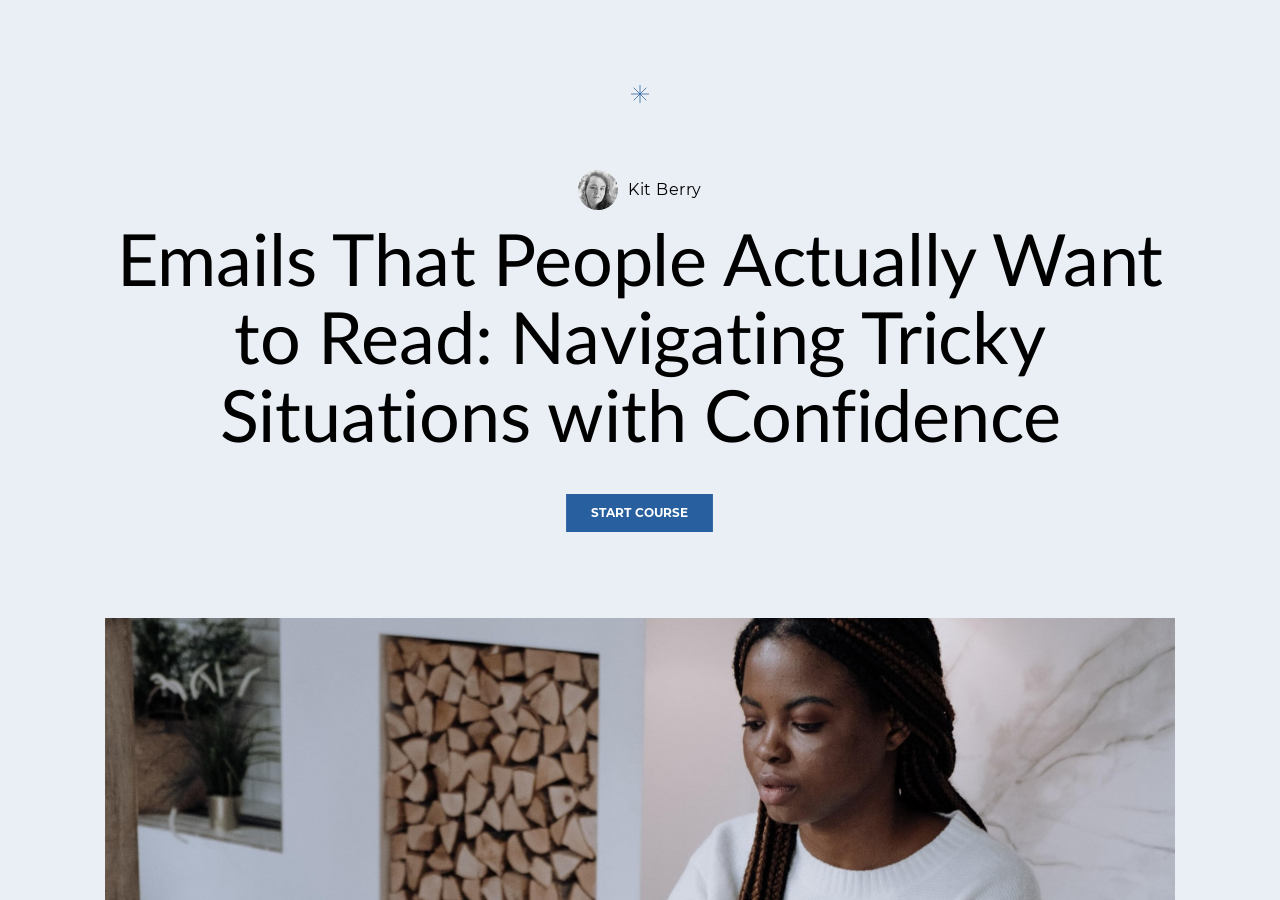
<file: rise-email-course/content/index.html>
<!DOCTYPE html>
<html lang="en" class="">
  <head>
    <meta http-equiv="X-UA-Compatible" content="IE=edge,chrome=1">
    <meta name="viewport" content="width=device-width, initial-scale=1">
    <meta charset="utf-8">

    <title>Emails That People Actually Want to Read: Navigating Tricky Situations with Confidence</title>
    <link type="text/css" rel="stylesheet" href="lib/icomoon.css">
    <script type="text/javascript" src="lib/player-0.0.11.min.js"></script>
    <script type="text/javascript" src="lib/lzwcompress.js"></script>

    <!-- Resize Hack -->
    <script type="text/javascript">
      window.resizeTo(screen.width, screen.height);
    </script>
    

    <script id="__ENTRY__" type="application/json">
      {".js":["rise/64609520.js"],".css":["sandbox/4adfab46.css"]}
    </script>

    <script id="__REMOTE_ENTRIES__" type="application/json">
      {"learn_distribution_frontend":{".js":["learn_dist/entry.js"]},"mondrian":{".js":["mondrian/entry.js"]}}
    </script>

    <script>
      (function() {
        const jsonp = {}
        const allowOutsideDriver = true

        function shouldLoad() {
          if(allowOutsideDriver)
            return true

          return window.location.protocol === 'file:'
            || (window !== window.parent && typeof window.parent.IsLmsPresent === 'function')
        }

        function loadModule(manifest) {
          const p = []

          if (manifest['.css'] != null) {
            for (var idx = 0; idx < manifest['.css'].length; idx++) {
              p.push(new Promise((resolve, reject) => {
                var link = document.createElement('link')
                link.onload = resolve
                link.onerror = reject
                link.rel = 'stylesheet'
                link.href = 'lib/' + manifest['.css'][idx]
                document.body.appendChild(link)
              }))
            }
          }

          if (manifest['.js'] != null) {
            for (var idx = 0; idx < manifest['.js'].length; idx++) {
              p.push(new Promise((resolve, reject) => {
                var script = document.createElement('script')
                script.onload = resolve
                script.onerror = reject
                script.src = 'lib/' + manifest['.js'][idx]
                document.body.appendChild(script)
              }))
            }
          }

          return Promise.all(p)
        }

        function deserialize(str) {
          const buffer = Uint8Array.from(atob(str), c => c.charCodeAt(0))
          const json = new TextDecoder().decode(buffer)
          const result = JSON.parse(json)
          return result
        }

        function __preventLoad() {
          let appDiv = document.getElementById('app')
          let errMsgSpan = document.createElement('span')
          let errMsgText = document.createTextNode('Error: Content launched outside of a supported LMS enviroment.')

          errMsgSpan.appendChild(errMsgText)
          appDiv.appendChild(errMsgSpan)

          throw new Error("Content launched outside of a supported LMS enviroment.")
        }

        function __loadEntry() {
          return loadModule(JSON.parse(document.getElementById('__ENTRY__').textContent))
        }

        function __loadRemoteEntry(name) {
          const manifest = JSON.parse(document.getElementById('__REMOTE_ENTRIES__').textContent)
          if (manifest[name] == null) throw new Error(`Missing manifest for remote entry "${name}".`)
          return loadModule(manifest[name])
        }

        async function __fetchCourse() {
          return Promise.resolve(deserialize("[base64]/[base64]/IENvbGxhYm9yYXRpdmU/[base64]/[base64]/PC9zdHJvbmc+PC9wPjwvZGl2PiIsImhhc0NoYXJhY3RlciI6ZmFsc2V9LHsiaWQiOiJjbWl2NTNkZzEwMDY3MzU3Z2g2MHRuYzRwIiwiZ29UbyI6InNsaWRlIiwidHlwZSI6InRleHQiLCJ0aXRsZSI6IldoYXQgSGFwcGVuZWQ/[base64]/[base64]/PC9zdHJvbmc+PC9wPjwvZGl2PiIsImhhc0NoYXJhY3RlciI6ZmFsc2V9LHsiaWQiOiJjbWl2NWd0MnEwMG9qMzU3Z2NxbGRlamd4IiwiZ29UbyI6InNsaWRlIiwidHlwZSI6InRleHQiLCJ0aXRsZSI6IldoYXQgSGFwcGVuZWQ/[base64]/[base64]/[base64]/PC9zdHJvbmc+PC9wPjwvZGl2PiIsImhhc0NoYXJhY3RlciI6ZmFsc2V9LHsiaWQiOiJjbWl2aGFyeTAwMHY2MzU3ZzZ0MWdycXhkIiwiZ29UbyI6InNsaWRlIiwidHlwZSI6InRleHQiLCJ0aXRsZSI6IldoYXQgSGFwcGVuZWQ/[base64]/PC9zdHJvbmc+PC9wPjwvZGl2PiIsImhhc0NoYXJhY3RlciI6ZmFsc2V9LHsiaWQiOiJjbWl2aHA1ODEwMXllMzU3Z3c3ZGhyem5mIiwiZ29UbyI6InNsaWRlIiwidHlwZSI6InRleHQiLCJ0aXRsZSI6IldoYXQgSGFwcGVuZWQ/[base64]/[base64]/[base64]/[base64]/[base64]"))
        }

        window.__loadEntry = shouldLoad() ? __loadEntry : __preventLoad
        window.__loadRemoteEntry = __loadRemoteEntry
        window.__fetchCourse = __fetchCourse
      })()
    </script>
  </head>
  <body>
    <div id="app"></div>
    <script type="text/javascript">
  (function(root) {
    window.partnerContent = [];

    function isExport() {
      return true;
    }

    function resolvePath(path) {
      return ('assets/').concat(path);
    }

    function resolveFontPath(font) {
      return ('lib/fonts/').concat(font.key.split('/').reverse()[0]);
    }

    root.Runtime = {
      fetch: window.__fetchCourse,
      isExport: isExport,
      resolvePath: resolvePath,
      resolveFontPath: resolveFontPath
    };
  }(window));
</script>

    
    <script>__loadEntry()</script>

  </body>
</html>
</file>
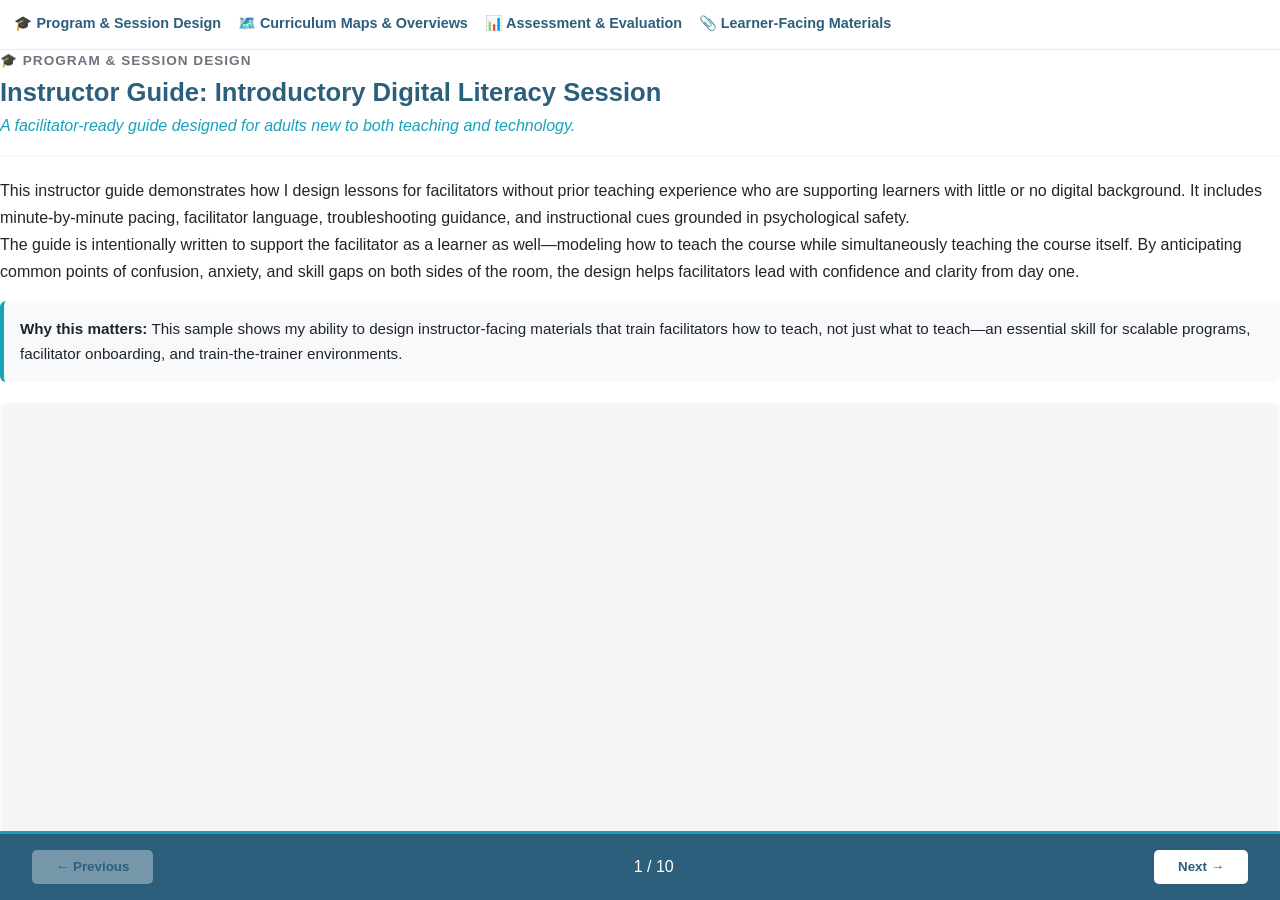
<file: portfolio-flipbook-embedded.html>
<!DOCTYPE html>
<html lang="en">
<head>
    <meta charset="UTF-8">
    <meta name="viewport" content="width=device-width, initial-scale=1.0">
    <title>Portfolio Samples</title>
   <style>
/* ======================================================
   ROOT + RESET
====================================================== */
:root {
  --primary: #2C5F7C;
  --accent: #17A2B8;
  --light: #f8f9fa;
  --dark: #212529;
  --gray: #6c757d;
}

* {
  margin: 0;
  padding: 0;
  box-sizing: border-box;
}

html,
body {
  height: 100%;
}

/* ======================================================
   BODY (NO PAGE SCROLL — iframe-safe)
====================================================== */
body {
  font-family: 'Segoe UI', Tahoma, Geneva, Verdana, sans-serif;
  color: var(--dark);
  line-height: 1.6;
  height: 100%;
  overflow: hidden; /* 🔒 prevent iframe scroll */
}

/* ======================================================
   FLIPBOOK CONTAINER (FULL HEIGHT SHELL)
====================================================== */
.flipbook-container {
  height: 100%;
  display: flex;
  flex-direction: column;
  background: #ffffff;
  border-radius: 10px;
  box-shadow: 0 10px 40px rgba(0,0,0,0.15);
}

/* ======================================================
   TOC NAV (HORIZONTAL SCROLL)
====================================================== */
.toc-nav {
  background: #ffffff;
  border-bottom: 1px solid #e9ecef;
  padding: 0.6rem 0.75rem;
  overflow: visible;
}

.toc-nav-inner {
  display: flex;
  gap: 0.75rem;
  overflow-x: auto;
  overflow-y: visible;
  -webkit-overflow-scrolling: touch;
  touch-action: pan-x;
  align-items: center;
}

/* TOC Menu Buttons */
.toc-menu {
  display: flex;
  flex-direction: column;
  flex: 0 0 auto;
}

.toc-menu-btn {
  background: transparent;
  border: none;
  color: var(--primary);
  font-weight: 600;
  font-size: 0.9rem;
  padding: 0.35rem 0.15rem;
  cursor: pointer;
  border-bottom: 2px solid transparent;
  white-space: nowrap;
}

.toc-menu-btn:hover,
.toc-menu.open .toc-menu-btn {
  border-bottom-color: var(--accent);
}

/* Dropdown */
.toc-dropdown {
  display: none;
  margin-top: 0.4rem;
  background: #ffffff;
  border: 1px solid #e1e5ea;
  border-radius: 10px;
  padding: 0.5rem;
  min-width: 220px;
  box-shadow: 0 10px 30px rgba(0,0,0,0.12);
}

.toc-menu.open .toc-dropdown {
  display: flex;
  flex-direction: column;
  gap: 0.35rem;
}

.toc-link {
  background: #f8f9fa;
  border: 1px solid #e1e5ea;
  border-radius: 8px;
  padding: 0.45rem 0.6rem;
  cursor: pointer;
  font-size: 0.9rem;
  color: var(--dark);
  text-align: left;
}

.toc-link:hover {
  background: var(--accent);
  color: #ffffff;
}

.toc-link.active {
  background: var(--primary);
  color: #ffffff;
}

/* ======================================================
   MAIN CONTENT (SINGLE SCROLL REGION)
====================================================== */
.main-content {
  flex: 1;
  display: flex;
  flex-direction: column;
  min-height: 0;
}

.content-display {
  display: flex;
  flex-direction: column;
  min-height: 0;
  overflow-y: auto; /* single vertical scrollbar */
}

.content-header {
  margin-bottom: 1.25rem;
  padding-bottom: 1rem;
  border-bottom: 2px solid var(--light);
}

.section-label {
  color: var(--gray);
  font-size: 0.85rem;
  font-weight: 600;
  letter-spacing: 1px;
  text-transform: uppercase;
}

.content-header h2 {
  color: var(--primary);
  font-size: 1.6rem;
}

.caption {
  color: var(--accent);
  font-style: italic;
}

/* ======================================================
   CONTENT BODY
====================================================== */
.content-body {
  flex: 1 1 auto;
  min-height: 0;
  display: flex;
  flex-direction: column;
}

.blurb {
  margin-bottom: 1rem;
  line-height: 1.7;
}

/* ======================================================
   WHY BOX (OPTIONAL ACCORDION-READY)
====================================================== */
.why-box {
  background: var(--light);
  padding: 1rem;
  border-radius: 6px;
  border-left: 4px solid var(--accent);
  margin-bottom: 1.25rem;
  font-size: 0.95rem;
}

/* ======================================================
   PDF VIEWER (KEY FIX)
====================================================== */
.pdf-viewer {
  flex: 1 1 auto;
  min-height: 520px; /* adjust if needed */
  border: 2px solid var(--light);
  border-radius: 8px;
  overflow: hidden;
  background: #f5f5f5;
  display: flex;
}

.pdf-viewer iframe,
.pdf-viewer object {
  flex: 1 1 auto;
  width: 100%;
  height: auto;
  border: none;
}

/* ======================================================
   BOTTOM NAV
====================================================== */
.nav-bar {
  display: flex;
  justify-content: space-between;
  align-items: center;
  padding: 1rem 2rem;
  background: var(--primary);
  color: #ffffff;
  border-top: 3px solid var(--accent);
}

.nav-btn {
  background: #ffffff;
  color: var(--primary);
  border: none;
  padding: 0.6rem 1.5rem;
  border-radius: 5px;
  cursor: pointer;
  font-weight: 600;
}

.nav-btn:disabled {
  opacity: 0.35;
  cursor: not-allowed;
}

/* ======================================================
   SCROLLBAR STYLING (GLOBAL)
====================================================== */
*::-webkit-scrollbar {
  width: 10px;
  height: 10px;
}

*::-webkit-scrollbar-track {
  background: rgba(23, 162, 184, 0.08);
  border-radius: 999px;
}

*::-webkit-scrollbar-thumb {
  background: linear-gradient(180deg, var(--accent), var(--primary));
  border-radius: 999px;
  border: 2px solid rgba(255,255,255,0.6);
}

*::-webkit-scrollbar-thumb:hover {
  background: linear-gradient(180deg, var(--primary), var(--accent));
}

/* ======================================================
   MOBILE
====================================================== */
@media (max-width: 768px) {
  .content-display {
    padding: 1rem;
  }

  .pdf-viewer {
    min-height: 55vh;
  }

  .nav-bar {
    padding: 0.75rem 1rem;
  }
}
</style>

</head>
<body>
  <div class="flipbook-container">

   <!-- TOC NAV BAR -->
<div class="toc-nav">
  <div class="toc-nav-inner">

    <div class="toc-menu">
      <button class="toc-menu-btn" type="button">🎓 Program & Session Design</button>
      <div class="toc-dropdown">
        <button class="toc-link" data-page="0" type="button">Instructor Guide</button>
        <button class="toc-link" data-page="1" type="button">Weekly Structure & Pacing</button>
      </div>
    </div>

    <div class="toc-menu">
      <button class="toc-menu-btn" type="button">🗺️ Curriculum Maps & Overviews</button>
      <div class="toc-dropdown">
        <button class="toc-link" data-page="2" type="button">Learning Outcomes Map</button>
        <button class="toc-link" data-page="3" type="button">Weekly Overviews</button>
      </div>
    </div>

    <div class="toc-menu">
      <button class="toc-menu-btn" type="button">📊 Assessment & Evaluation</button>
      <div class="toc-dropdown">
        <button class="toc-link" data-page="4" type="button">Diagnostic Assessment</button>
        <button class="toc-link" data-page="5" type="button">Writing Rubric</button>
        <button class="toc-link" data-page="6" type="button">Growth Tracking System</button>
      </div>
    </div>

    <div class="toc-menu">
      <button class="toc-menu-btn" type="button">📎 Learner-Facing Materials</button>
      <div class="toc-dropdown">
        <button class="toc-link" data-page="7" type="button">Learner Expectations</button>
        <button class="toc-link" data-page="8" type="button">Worksheets & Handouts</button>
        <button class="toc-link" data-page="9" type="button">Final Project Planner</button>
      </div>
    </div>

  </div>
</div>



    <!-- Main Content -->
    <div class="main-content">
      <div class="content-display" id="contentDisplay"></div>

      <div class="nav-bar">
        <button class="nav-btn" id="prevBtn">← Previous</button>
        <div><span id="currentPage">1</span> / <span id="totalPages">10</span></div>
        <button class="nav-btn" id="nextBtn">Next →</button>
      </div>
    </div>

  </div>


    <script>
  const pages = [
    /* 0 – Instructor Guide */
    {
      section: "🎓 Program & Session Design",
      title: "Instructor Guide: Introductory Digital Literacy Session",
      file: "https://itsmekitb.github.io/itsmekitb/PortSamp6.pdf",
      caption: "A facilitator-ready guide designed for adults new to both teaching and technology.",
      blurb: `
        <p>This instructor guide demonstrates how I design lessons for facilitators without prior teaching experience who are supporting learners with little or no digital background. It includes minute-by-minute pacing, facilitator language, troubleshooting guidance, and instructional cues grounded in psychological safety.</p>
        <p>The guide is intentionally written to support the facilitator as a learner as well—modeling how to teach the course while simultaneously teaching the course itself. By anticipating common points of confusion, anxiety, and skill gaps on both sides of the room, the design helps facilitators lead with confidence and clarity from day one.</p>
      `,
      why: "This sample shows my ability to design instructor-facing materials that train facilitators how to teach, not just what to teach—an essential skill for scalable programs, facilitator onboarding, and train-the-trainer environments."
    },

    /* 1 – Weekly Structure & Pacing */
    {
      section: "🎓 Program & Session Design",
      title: "Weekly Learning Structure & Pacing Guide",
      file: "https://itsmekitb.github.io/itsmekitb/PortSamp5.pdf",
      caption: "A predictable weekly rhythm designed to balance cognitive and emotional load.",
      blurb: `
        <p>This guide illustrates how I design a consistent, grounding learning rhythm across a multi-month, full-time program. The structure balances instruction, practice, reflection, and breaks to support cognitive load, emotional safety, and sustained engagement across multiple content areas.</p>
      `,
      why: "Demonstrates long-form curriculum planning and intentional sequencing that supports learner stamina, clarity, and follow-through over time."
    },

    /* 2 – Learning Outcomes Map */
    {
      section: "🗺️ Curriculum & Learning Design",
      title: "Learning Outcomes Map",
      file: "https://itsmekitb.github.io/itsmekitb/PortSamp1.pdf",
      caption: "A backward-designed outcomes map aligning an interdisciplinary adult-education program.",
      blurb: `
        <p>This outcomes map demonstrates backward design across three interconnected learning domains: knowledge, skills, and application. I created these outcomes to guide a 12-week, full-time program spanning leadership development, digital literacy, and financial wellness, ensuring clarity about what learners would understand, practice, and apply in real-world contexts.</p>
        <p>The structure supported instructional alignment across lessons, assessments, and facilitation decisions while honoring learners’ developmental progression over time.</p>
      `,
      why: "Demonstrates my ability to architect multi-domain learning experiences with clear, learner-centered, and measurable outcomes—applicable to program design, curriculum mapping, and competency-based training across sectors."
    },

    /* 3 – Weekly Overview Sheets */
    {
      section: "🗺️ Curriculum & Learning Design",
      title: "Weekly Overview Sheets (Instruction + Expectations)",
      file: "https://itsmekitb.github.io/itsmekitb/PortSamp4.pdf",
      caption: "Clear, learner-centered weekly plans supporting confidence, pacing, and follow-through.",
      blurb: `
        <p>These weekly overview sheets illustrate how I structured full-time instruction across leadership development, digital literacy, financial wellness, and career readiness while maintaining clarity about daily focus and expectations. Each overview integrates instructional topics, assessments, and homework into a predictable rhythm that helps learners stay oriented and prepared.</p>
        <p>The schedules also reflect iterative refinement: delivery methods and weekly flow were adjusted in response to learner feedback to better balance cognitive load, emotional demand, and practical application.</p>
      `,
      why: "Demonstrates my ability to design navigable, adaptable learning structures for adult learners—supporting consistency while remaining responsive to real learner experience."
    },

    /* 4 – Diagnostic Assessment */
    {
      section: "📊 Assessment & Evaluation Design",
      title: "Competency-Based Diagnostic Assessment (Pre/Post)",
      file: "https://itsmekitb.github.io/itsmekitb/PortSamp11.pdf",
      caption: "A multi-domain diagnostic designed to establish baseline readiness and measure growth over time.",
      blurb: `
        <p>This diagnostic assessment was designed to establish a clear baseline of learner skills at program entry and to support quantitative measurement of learning and development across the program. It evaluates digital literacy, reading comprehension, writing skills, and personal readiness using clearly defined competencies, structured item prompts, and transparent scoring criteria.</p>
        <p>The assessment intentionally blends technical knowledge checks, applied literacy tasks, and self-reflective readiness measures within a calm, non-shaming framework. This approach allowed instructors to identify skill gaps, tailor instructional support, and later compare results against a parallel post-assessment to measure growth across domains.</p>
      `,
      why: "Demonstrates my ability to design assessments that are both rigorous and humane—balancing measurement, equity, and learner dignity. Applicable to pre/post evaluation, skills validation, placement testing, onboarding diagnostics, and workforce readiness assessment."
    },

    /* 5 – Rubrics */
    {
      section: "📊 Assessment & Evaluation Design",
      title: "Reflective & Applied Skills Rubrics",
      file: "https://itsmekitb.github.io/itsmekitb/PortSamp3.pdf",
      caption: "Emotionally intelligent rubrics that balance accountability, growth, and learner dignity.",
      blurb: `
        <p>These rubrics were designed to support two distinct but equally important forms of learning: reflective leadership development and applied digital skill practice. The reflective writing rubric emphasizes depth, self-awareness, and authentic engagement rather than polish or perfection, providing learners with a clear, compassionate framework for exploring growth, setbacks, and insight.</p>
        <p>The applied digital skills rubric reinforces professional expectations—timeliness, clarity, and instruction-following—while still embedding support pathways and transparent criteria. Together, these tools create consistent expectations across emotionally complex and technically demanding work, without resorting to punitive or shaming evaluation.</p>
      `,
      why: "Demonstrates my ability to design assessment systems that honor both the emotional and practical dimensions of adult learning. Applicable to reflective practice, skills-based training, workforce development, professional communication, and performance-based evaluation."
    },

    /* 6 – Weekly Growth Tracking */
    {
      section: "📊 Assessment & Evaluation Design",
      title: "Weekly Growth-Tracking & Portfolio Evaluation System",
      file: "https://itsmekitb.github.io/itsmekitb/PortSamp7.pdf",
      caption: "A holistic assessment framework that documents learning journeys rather than penalizing struggle.",
      blurb: `
        <p>This assessment system was designed for a beginner digital literacy course facilitated by non-instructor coaches. It replaces traditional grading with structured observation, clear completion criteria, and portfolio-based evidence of growth. Weekly assessments focus on attendance, participation, handout completion, and brief qualitative growth notes—allowing facilitators to track progress without burdening learners or instructors.</p>
        <p>Homework verification emphasizes completion over correctness, using certificates and alternative pathways to ensure equity for learners with limited access. The course culminates in a portfolio-based final assessment that captures skill development, confidence, and applied learning across time rather than a single high-stakes test.</p>
        <p>The system also includes tiered recognition levels, offering multiple ways for learners to succeed and be acknowledged while maintaining transparent standards for completion.</p>
      `,
      why: "Demonstrates my ability to design scalable, humane assessment systems that work in real-world instructional contexts—especially those involving volunteer facilitators, adult beginners, or trauma-informed environments. Applicable to workforce development, onboarding, community education, and any program where growth, retention, and dignity matter as much as measurable outcomes."
    },

    /* 7 – Learner Expectations */
    {
      section: "📎 Learner-Facing Materials",
      title: "Learner Expectations, Policies, and Success Supports",
      file: "https://itsmekitb.github.io/itsmekitb/PortSamp2.pdf",
      caption: "Clear, humane guidance that sets high expectations without shame.",
      blurb: `
        <p>These learner-facing materials establish behavioral norms, participation expectations, and program policies using direct, supportive language designed for adults navigating high-stakes transition. Rather than relying on threat-based compliance, the document frames accountability as a shared commitment to growth, professionalism, and community care.</p>
        <p>The structure balances clarity with compassion: expectations are explicit, consequences are transparent, and support pathways are named repeatedly. Emotional maturity, communication, teamwork, and self-advocacy are treated as learnable skills—not assumed traits—while still maintaining firm standards required for progression through the program.</p>
        <p>This document also models how to communicate policies in trauma-aware environments: firm without being punitive, inclusive without being vague, and grounded in respect for learner autonomy.</p>
      `,
      why: "Demonstrates my ability to design learner-facing communication that reinforces belonging, accountability, and behavioral clarity simultaneously. Applicable to onboarding, workforce development, higher education syllabi, employee handbooks, and any learning environment where tone directly impacts engagement and retention."
    },

    /* 8 – Worksheets & Handouts */
    {
      section: "📎 Learner-Facing Materials",
      title: "Digital Literacy Worksheets & Handouts (Selected Samples)",
      file: "https://itsmekitb.github.io/itsmekitb/PortSamp9.pdf",
      caption: "Plain-language, confidence-building materials designed for true beginners.",
      blurb: `
        <p>These learner-facing worksheets demonstrate how I translate technical skills into accessible, emotionally supportive learning experiences. Each handout uses clear objectives (“Today I will learn…”), step-by-step task framing, visual checklists, and encouraging language to reduce intimidation and build momentum.</p>
        <p>Rather than assuming prior knowledge, the materials normalize confusion, reinforce mastery through small wins, and explicitly connect skills to real-life use (emailing, file management, time planning, online safety). Reflection prompts and celebration moments are intentionally embedded to support self-efficacy, not just task completion.</p>
        <p>Design choices prioritize cognitive load management, readability, and emotional safety: limited text density, consistent structure, friendly microcopy, and action-oriented language that positions learners as capable from the start.</p>
      `,
      why: "Demonstrates my ability to design learner-facing materials that reduce anxiety, scaffold confidence, and support skill transfer. Applicable to digital upskilling, software onboarding, workforce training, adult education, and any context where learners may feel intimidated by new systems or tools."
    },

    /* 9 – Final Project Planner */
    {
      section: "📎 Learner-Facing Materials",
      title: "Final Project Showcase Planner & Presentation Guide",
      file: "https://itsmekitb.github.io/itsmekitb/PortSamp8.pdf",
      caption: "A confidence-centered capstone scaffold that helps learners name, share, and celebrate their growth.",
      blurb: `
        <p>This final project planner guides learners through choosing a meaningful showcase format, organizing their work, and preparing to present with confidence. Rather than prescribing a single “correct” output, the guide offers multiple project pathways (career-focused, reflective, creative, or exploratory), allowing learners to align their presentation with their goals and strengths.</p>
        <p>Built-in reflection prompts help learners articulate not just what they created, but how they grew — technically, personally, and emotionally. Presentation checklists and confidence-building supports reduce performance anxiety, normalize nervousness, and reinforce the idea that sharing work is a skill that can be practiced, not a test to be passed.</p>
        <p>Peer-feedback guidance is intentionally included to cultivate a supportive learning community and help learners practice giving and receiving feedback with respect and care.</p>
      `,
      why: "Demonstrates my ability to design capstone experiences that build confidence, metacognition, and communication skills — especially for learners who may not yet see themselves as “capable” or “technical.” Applicable to program culminations, professional development portfolios, project-based learning, and workforce training contexts where growth needs to be visible, affirming, and transferable."
    }
  ];

  let currentPage = 0;

  // Cache TOC elements FIRST (so loadPage can safely use them)
  const menus = document.querySelectorAll('.toc-menu');
  const menuButtons = document.querySelectorAll('.toc-menu-btn');
  const tocLinks = document.querySelectorAll('.toc-link');

  function setActiveLink(index) {
    tocLinks.forEach(link => link.classList.remove('active'));
    const activeLink = document.querySelector(`.toc-link[data-page="${index}"]`);
    if (activeLink) activeLink.classList.add('active');
  }

  function loadPage(index) {
    const page = pages[index];
    const display = document.getElementById('contentDisplay');

    display.innerHTML = `
      <div class="content-header">
        <div class="section-label">${page.section}</div>
        <h2>${page.title}</h2>
        <p class="caption">${page.caption}</p>
      </div>

      <div class="content-body">
        <div class="blurb">${page.blurb}</div>
        <div class="why-box"><strong>Why this matters:</strong> ${page.why}</div>

        <div class="pdf-viewer">
          <iframe src="${page.file}" title="${page.title}"></iframe>
        </div>
      </div>
    `;

    currentPage = index;
    document.getElementById('currentPage').textContent = index + 1;
    document.getElementById('prevBtn').disabled = index === 0;
    document.getElementById('nextBtn').disabled = index === pages.length - 1;

    setActiveLink(index);
  }

  document.getElementById('totalPages').textContent = pages.length;

  document.getElementById('prevBtn').addEventListener('click', () => {
    if (currentPage > 0) loadPage(currentPage - 1);
  });

  document.getElementById('nextBtn').addEventListener('click', () => {
    if (currentPage < pages.length - 1) loadPage(currentPage + 1);
  });

  // Dropdown toggles
  menuButtons.forEach((btn) => {
    btn.addEventListener('click', (e) => {
      const menu = e.target.closest('.toc-menu');
      menus.forEach(m => { if (m !== menu) m.classList.remove('open'); });
      menu.classList.toggle('open');
    });
  });

  // Click a link -> load page + close dropdowns
  tocLinks.forEach((link) => {
    link.addEventListener('click', () => {
      const pageIndex = parseInt(link.dataset.page, 10);
      loadPage(pageIndex);
      menus.forEach(m => m.classList.remove('open'));
    });
  });

  // Close if clicking outside
  document.addEventListener('click', (e) => {
    if (!e.target.closest('.toc-nav')) {
      menus.forEach(m => m.classList.remove('open'));
    }
  });

  // Initial load
  loadPage(0);
</script>


</body>
</html>
</file>
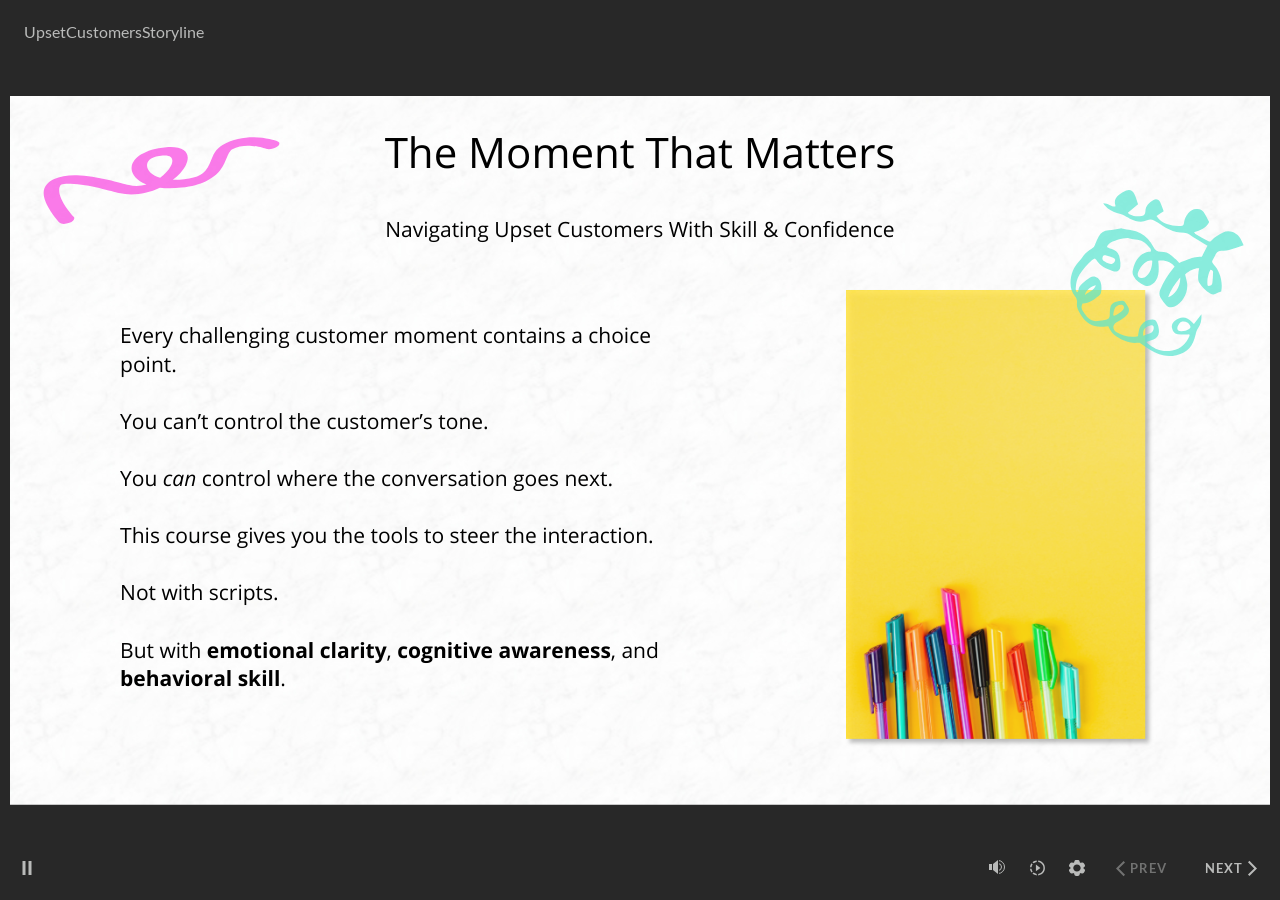
<file: UpsetCustomersStoryline/story.html>
﻿<!doctype html>
<html lang="en-US">
<head>
  <meta charset="utf-8">
  <!-- Created using Storyline 360 x64 - http://www.articulate.com  -->
  <!-- version: 3.106.35891.0 -->
  <title>UpsetCustomersStoryline</title>
  <meta http-equiv="x-ua-compatible" content="IE=edge"/>
  <meta name="viewport" content="width=device-width,initial-scale=1,user-scalable=no,shrink-to-fit=no,minimal-ui"/>
  <meta name="apple-mobile-web-app-capable" content="yes"/>
  <style>
    html, body { height: 100%; padding: 0; margin: 0 }
    #app { height: 100%; width: 100%; }
  </style>

  <script>
    window.DS = {};
    window.globals = {
      DATA_PATH_BASE: '',
      HAS_FRAME: true,
      HAS_SLIDE: true,

      lmsPresent: false,
      tinCanPresent: false,
      cmi5Present: false,
      aoSupport: false,
      scale: 'Scaled',
      captureRc: false,
      browserSize: 'optimal',
      bgColor: '#282828',
      features: 'DropInBase,LocalizationCaptionReview,MultipleQuizTracking,PlayerSizeOption',
      themeName: 'unified',
      preloaderColor: '#FFFFFF',
      suppressAnalytics: false,
      productChannel: 'stable',
      publishSource: 'storyline',
      aid: 'aid|6840a917-1a1e-52ab-9216-0deb7226da08',
      cid: 'cfbc6f5a-e024-4870-9aa2-3fd4c3d05706',
      playerVersion: '3.106.35891.0',
      publishTimestamp: '2025-12-14T21:28:11.3511804Z',
      maxIosVideoElements: 10,
      connectionSettings: { message: 'You%20are%20offline.%20Trying%20to%20reconnect...', useDarkTheme: false, mode: 'disabled' },
      hasFeature: function(feature) {
        return this.features.split(',').includes(feature);
      },
      
      parseParams: function(qs) {
        if (window.globals.parsedParams != null) {
          return window.globals.parsedParams;
        }
        qs = (qs || window.location.search.substr(1)).split('+').join(' ');
        var params = {},
            tokens,
            re = /[?&]?([^=]+)=([^&]*)/g;

        while (tokens = re.exec(qs)) {
          params[decodeURIComponent(tokens[1]).trim()] =
            decodeURIComponent(tokens[2]).trim();
        }
        window.globals.parsedParams = params;
        return params;
      }

    };

    if (window.flagsUnderTest != null) {
      window.globals.features = window.flagsUnderTest.reduce((accum, feature) => {
        if (!accum.includes(feature)) {
          accum.push(feature);
        }
        return accum;
      }, window.globals.features.split(',')).join();
    }
  </script>
  <script>
    var isIe11 = ('ActiveXObject' in window || window.MSBlobBuilder != null)
      && window.msCrypto != null && !window.ActiveXObject;
    if (isIe11) {
      window.globals.unsupportedBrowser = true;
      document.write(atob('[base64]'));
    }
  </script>

  <script>
    if (window.globals.hasFeature('Localization')) {
      
      
    }
  </script>

  
  
  <script>window.THREE = { };</script>
  <script src='html5/lib/hls/hls.min.js' type=text/javascript></script>
</head>
<body style="background: #282828" class="cs-HTML theme-unified">
  <!-- 360 -->
  <script>!function(){var e,i=/iPhone/i,o=/iPod/i,n=/iPad/i,t=/\biOS-universal(?:.+)Mac\b/i,r=/\bAndroid(?:.+)Mobile\b/i,a=/Android/i,d=/(?:SD4930UR|\bSilk(?:.+)Mobile\b)/i,p=/Silk/i,l=/Windows Phone/i,u=/\bWindows(?:.+)ARM\b/i,b=/BlackBerry/i,s=/BB10/i,c=/Opera Mini/i,f=/\b(CriOS|Chrome)(?:.+)Mobile/i,h=/Mobile(?:.+)Firefox\b/i,v=function(e){return void 0!==e&&"MacIntel"===e.platform&&"number"==typeof e.maxTouchPoints&&e.maxTouchPoints>1&&"undefined"==typeof MSStream};e=function(e){var m={userAgent:"",platform:"",maxTouchPoints:0};e||"undefined"==typeof navigator?"string"==typeof e?m.userAgent=e:e&&e.userAgent&&(m={userAgent:e.userAgent,platform:e.platform,maxTouchPoints:e.maxTouchPoints||0}):m={userAgent:navigator.userAgent,platform:navigator.platform,maxTouchPoints:navigator.maxTouchPoints||0};var g=m.userAgent,y=g.split("[FBAN");void 0!==y[1]&&(g=y[0]),void 0!==(y=g.split("Twitter"))[1]&&(g=y[0]);var A=function(e){return function(i){return i.test(e)}}(g),w={apple:{phone:A(i)&&!A(l),ipod:A(o),tablet:!A(i)&&(A(n)||v(m))&&!A(l),universal:A(t),device:(A(i)||A(o)||A(n)||A(t)||v(m))&&!A(l)},amazon:{phone:A(d),tablet:!A(d)&&A(p),device:A(d)||A(p)},android:{phone:!A(l)&&A(d)||!A(l)&&A(r),tablet:!A(l)&&!A(d)&&!A(r)&&(A(p)||A(a)),device:!A(l)&&(A(d)||A(p)||A(r)||A(a))||A(/\bokhttp\b/i)},windows:{phone:A(l),tablet:A(u),device:A(l)||A(u)},other:{blackberry:A(b),blackberry10:A(s),opera:A(c),firefox:A(h),chrome:A(f),device:A(b)||A(s)||A(c)||A(h)||A(f)},any:!1,phone:!1,tablet:!1};return w.any=w.apple.device||w.android.device||w.windows.device||w.other.device,w.phone=w.apple.phone||w.android.phone||w.windows.phone,w.tablet=w.apple.tablet||w.android.tablet||w.windows.tablet,w}(),"object"==typeof exports&&"undefined"!=typeof module?module.exports=e:"function"==typeof define&&define.amd?define((function(){return e})):this.isMobile=e}();
    window.isMobile.apple.tablet = window.isMobile.apple.tablet ||
      (navigator.platform === 'MacIntel' && navigator.maxTouchPoints > 1);
    window.isMobile.apple.device = window.isMobile.apple.device || window.isMobile.apple.tablet;
    window.isMobile.tablet = window.isMobile.tablet || window.isMobile.apple.tablet;
    window.isMobile.any = window.isMobile.any || window.isMobile.apple.tablet;
  </script>

  <div id="focus-sink" tabindex="-1"></div>

  <div id="preso"></div>
  <script>
    (function() {

      var classTypes = [ 'desktop', 'mobile', 'phone', 'tablet' ];

      var addDeviceClasses = function(prefix, testObj) {
        var curr, i;
        for (i = 0; i < classTypes.length; i++) {
          curr = classTypes[i];
          if (testObj[curr]) {
            document.body.classList.add(prefix + curr);
          }
        }
      };

      var params = window.globals.parseParams(),
          isDevicePreview = params.devicepreview === '1',
          isPhoneOverride = params.deviceType === 'phone' || (isDevicePreview && params.phone == '1'),
          isTabletOverride = (params.deviceType === 'tablet' || isDevicePreview) && !isPhoneOverride,
          isMobileOverride = isPhoneOverride || isTabletOverride;

      var deviceView = {
        desktop: !window.isMobile.any && !isMobileOverride,
        mobile: window.isMobile.any || isMobileOverride,
        phone: isPhoneOverride || (window.isMobile.phone && !isTabletOverride),
        tablet: isTabletOverride || window.isMobile.tablet
      };

      window.globals.deviceView = deviceView;
      window.isMobile.desktop = !window.isMobile.any;
      window.isMobile.mobile = window.isMobile.any;

      addDeviceClasses('view-', deviceView);

    })();
  </script>
  
  <script src='story_content/triggers.js' type=text/javascript></script>
<script src='story_content/user.js' type=text/javascript></script>
  <div class="slide-loader"></div>

  <script>
    var doc = document, loader = doc.body.querySelector('.slide-loader'); [ 1, 2, 3 ].forEach(function(n) { var d = doc.createElement('div'); d.style.backgroundColor = window.globals.preloaderColor; d.classList.add('mobile-loader-dot'); d.classList.add('dot' + n); loader.appendChild(d); });
  </script>

  <div class="mobile-load-title-overlay" style="display: none">
    <div class="mobile-load-title">UpsetCustomersStoryline</div>
  </div>

  <div class="mobile-chrome-warning"></div>

  
<style>
  .warn-connection-dialog {
    display: none;
    background: transparent;
    pointer-events: all;
    position: fixed;
    left: 0;
    top: 0;
    width: 100%;
    height: 100%;
    z-index: 999;
  }

  .warn-connection-content {
    pointer-events: all;
    border-radius: 4px;
    background: white;
    border: 1px solid #E7E7E7;
    color: #333333;
    box-shadow: 0 2px 4px rgba(0, 0, 0, 0.25);
    transition: all 150ms ease-out;
    position: absolute;
    white-space: nowrap;
  }

  .view-phone.is-landscape .warn-connection-content {
    left: 23px;
    bottom: 23px;
  }

  .view-tablet.is-landscape .warn-connection-content {
    left: 50%;
    top: 20px;
    transform: translateX(-50%);
  }

  .view-mobile.is-portrait .warn-connection-content {
    transform: translate(-50%, calc(-100% - 15px));
  }

  .warn-connection-content p {
    display: inline-block;
    margin: 0 8px 0 0;
    line-height: 33px;
    font-size: 11px;
  }

  .warn-connection-content svg {
    position: relative;
    vertical-align: middle;
    margin: 0 2px 2px 8px;
  }

  .view-desktop .warn-connection-content {
    left: 1.5em;
    bottom: 1.5em;
  }

  .view-desktop .warn-connection-content p {
    font-size: 1.1em;
  }

  .is-offline .warn-connection-dialog {
    display: block;
  }

  .is-offline .cs-panel * {
    pointer-events: none !important;
  }

  .is-offline .cs-panel {
    pointer-events: all !important;
  }

  .is-offline #nav-controls * {
    pointer-events: none !important;
  }

  .is-offline #nav-controls {
    pointer-events: all !important;
  }
</style>

<div class="warn-connection-dialog" role="alertdialog" aria-modal="true" tabindex="0" aria-labelledby="warn-connection-message">
  <div class="warn-connection-content">
    <svg width="17" height="15" viewBox="0 0 17 15" xmlns="http://www.w3.org/2000/svg">
      <path fill="#8F0000" stroke="white" d="M16.07,12.98 L15.88,12.23 L9.51,1.21 C8.97,0.26,7.6,0.26,7.06,1.21 L0.69,12.23 C0.15,13.16,0.81,14.36,1.91,14.36 H14.65 C15.47,14.36,16.05,13.7,16.07,12.98 Z"/>
      <path fill="white" stroke="white" d="M8.58,5.5 C8.35,5.28,8.5,5.35,8.21,5.32 C8.09,5.35,7.97,5.49,7.96,5.67 C7.97,5.79,7.98,5.92,7.98,6.04 L7.98,6.04 C7.99,6.17,8,6.31,8.01,6.43 L8.01,6.44 C8.03,6.92,8.06,7.41,8.09,7.9 L8.09,7.9 C8.12,8.39,8.14,8.88,8.17,9.37 C8.17,9.39,8.18,9.42,8.2,9.44 C8.23,9.46,8.25,9.47,8.28,9.47 C8.31,9.47,8.34,9.46,8.35,9.44 C8.37,9.43,8.38,9.4,8.39,9.35 L8.39,9.34 C8.39,9.24,8.4,9.15,8.4,9.05 L8.4,9.05 C8.41,8.96,8.41,8.86,8.42,8.75 C8.43,8.44,8.45,8.12,8.47,7.81 L8.47,7.81 C8.49,7.49,8.51,7.18,8.53,6.87 C8.55,6.46,8.56,6.05,8.59,5.64 L8.6,5.62 C8.6,5.57,8.59,5.53,8.58,5.5 L8.21,5.32 Z"/>
      <circle fill="white" stroke="white" cx="8.3" cy="11.35" r="0.3"/>
    </svg>
    <p id="warn-connection-message">You are offline. Trying to reconnect...</p>
  </div>
</div>

<script>
  (function() {
    window.DS.connection = {
      warningShown: false,
      assets: {},
      loadingAssetGroup: false,
      retryDelay: 500
    };

    var connectionSettings = window.globals.connectionSettings || {};

    var useConnectionMessages = window.AbortController != null &&
      window.location.protocol != 'file:' &&
      connectionSettings.mode === 'normal';

    window.DS.connection.useConnectionMessages = useConnectionMessages;

    var assetCount = 0;
    var checkLoadedId;


    if (useConnectionMessages && connectionSettings != null) {
      var contentEl = document.querySelector('.warn-connection-content');
      var messageEl = contentEl.querySelector('p');

      if (connectionSettings.useDarkTheme) {
        contentEl.style.borderColor = '#BABBBA';
        contentEl.style.backgroundColor = '#282828';
        contentEl.style.color = '#FFFFFF';
      }

      if (connectionSettings.message != null) {
        messageEl.textContent = window.decodeURIComponent(connectionSettings.message);
      }
    }

    function checkAssetsReady() {
      for (var i in DS.connection.assets) {
        if (!DS.connection.assets[i].success) {
          return false;
        }
      }
      return true;
    }

    function stopAssetGroup() {
      if (!useConnectionMessages) { return; }

      assetCount = 0;

      DS.connection.oldAssetGroup = DS.connection.assets;
      DS.connection.assets = {};
      DS.connection.loadingAssetGroup = false;
      clearInterval(checkLoadedId);
    }

    function startAssetGroup() {
      if (!useConnectionMessages) { return; }
      var ticks = 0;
      clearInterval(checkLoadedId);
      checkLoadedId = setInterval(function() {
        var loaded = 0;
        if (assetCount === 0 && loaded === 0) {
          clearInterval(checkLoadedId);
          return;
        }

        for (var i in DS.connection.assets) {
          if (DS.connection.assets[i].success) {
            loaded++;
          }
        }

        if (assetCount === loaded && checkAssetsReady()) {
          for (var i in DS.connection.assets) {
            if (DS.connection.assets[i].action) {
              DS.connection.assets[i].action();
            }
          }
          hideWarning();
          stopAssetGroup();
        }
      }, 100)
    }

    function requiredAsset(url, action, retry, type) {
      if (!useConnectionMessages) { return; }
      if (DS.connection.assets[url]) { return; }

      DS.connection.assets[url] = {
        success: false, action: action, retry: retry, type: type
      };
      assetCount = Object.keys(DS.connection.assets).length;
      if (!DS.connection.loadingAssetGroup) {
        startAssetGroup();
      }
      DS.connection.loadingAssetGroup = true;
    }

    function assetLoaded(url) {
      if (!useConnectionMessages) { return; }
      if (DS.connection.assets[url]) {
        DS.connection.assets[url].success = true;
      }
    }

    function assetFailed(url) {
      if (!useConnectionMessages) { return; }
      if (!DS.connection.assets[url]) {
        if (/\.js$/.test(url) && url.indexOf('transcripts') === -1) {
          setTimeout(function() {
            if (DS.connection.lastSlideLoaded != null) {
              DS.connection.lastSlideLoaded();
            }
          }, DS.connection.retryDelay);
        }
        return;
      }
      if (!DS.connection.warningShown) { showWarning(); }
      if (DS.connection.assets[url].retry) {
        setTimeout(function() {
          if (!DS.connection.assets[url].success) {
            DS.connection.assets[url].retry()
          }
        }, DS.connection.retryDelay);
      }
    }

    function hideWarning() {
      document.body.classList.remove('is-offline');
      DS.connection.warningShown = false;
      enableKeys();
    }
    DS.connection.hideWarning = hideWarning

    function showWarning(btn) {
      document.body.classList.add('is-offline')
      DS.connection.warningShown = true;
      updateWarningPosition();
      disableKeys();
    }

    function updateWarningPosition() {
      if (!DS.connection.warningShown) {
        return;
      }

      var isPortrait = document.body.classList.contains('is-portrait');
      var isMobile = document.body.classList.contains('view-mobile');
      var warningEl = document.querySelector('.warn-connection-content');

      if (isPortrait && isMobile) {
        var slide = document.querySelector('.primary-slide');
        var slideRect = slide != null
          ? slide.getBoundingClientRect()
          : { top: window.innerHeight, left: 0, width: window.innerWidth };

        warningEl.style.top = `${slideRect.top}px`
        warningEl.style.left = `${slideRect.left + slideRect.width / 2}px`
      } else {
        warningEl.style.top = null;
        warningEl.style.left = null;
      }

      window.requestAnimationFrame(updateWarningPosition);
    }

    function onDisableKeyDown(e) {
      e.preventDefault();
      e.stopImmediatePropagation();
    }

    function onDisableKeyUp(e) {
      e.preventDefault();
      e.stopImmediatePropagation();
    }

    var accStyle = document.createElement('style');
    var warnDialogEl = document.querySelector('.warn-connection-dialog');

    function disableKeys() {
      if (DS.views && DS.views.nsStack && DS.views.nsStack.length === 1) {
        DS.views.nsStack[0].tabReachable = false
        DS.views.nsStack[0].updateTabIndex(true);
      }

      accStyle.innerHTML = '.acc-shadow-dom { display: none; }';
      document.body.appendChild(accStyle);

      warnDialogEl.parentNode.append(warnDialogEl);
      warnDialogEl.focus();
    }

    function enableKeys() {
      accStyle.remove();
      if (DS.views && DS.views.nsStack && DS.views.nsStack.length === 1 && DS.views.nsStack[0].name === '_frame') {
        DS.views.nsStack[0].tabReachable = true;
        DS.views.nsStack[0].updateTabIndex();
      }
    }

    // these will all be noops if the feature flag isn't set in
    // the data and `window.globals.features`
    DS.connection.requiredAsset = requiredAsset;
    DS.connection.assetLoaded = assetLoaded;
    DS.connection.assetFailed = assetFailed;
    DS.connection.stopAssetGroup = stopAssetGroup;
    DS.connection.startAssetGroup = startAssetGroup;
  })();
</script>


  <script>
    
    if (window.autoSpider && window.vInterfaceObject) {
      document.querySelector('.mobile-load-title-overlay').style.display = 'none';
    }
  </script>

  

  <link rel="stylesheet" href="html5/data/css/output.min.css" data-noprefix/>
</body>
<script src="html5/lib/scripts/bootstrapper.min.js"></script>
</html>
</file>
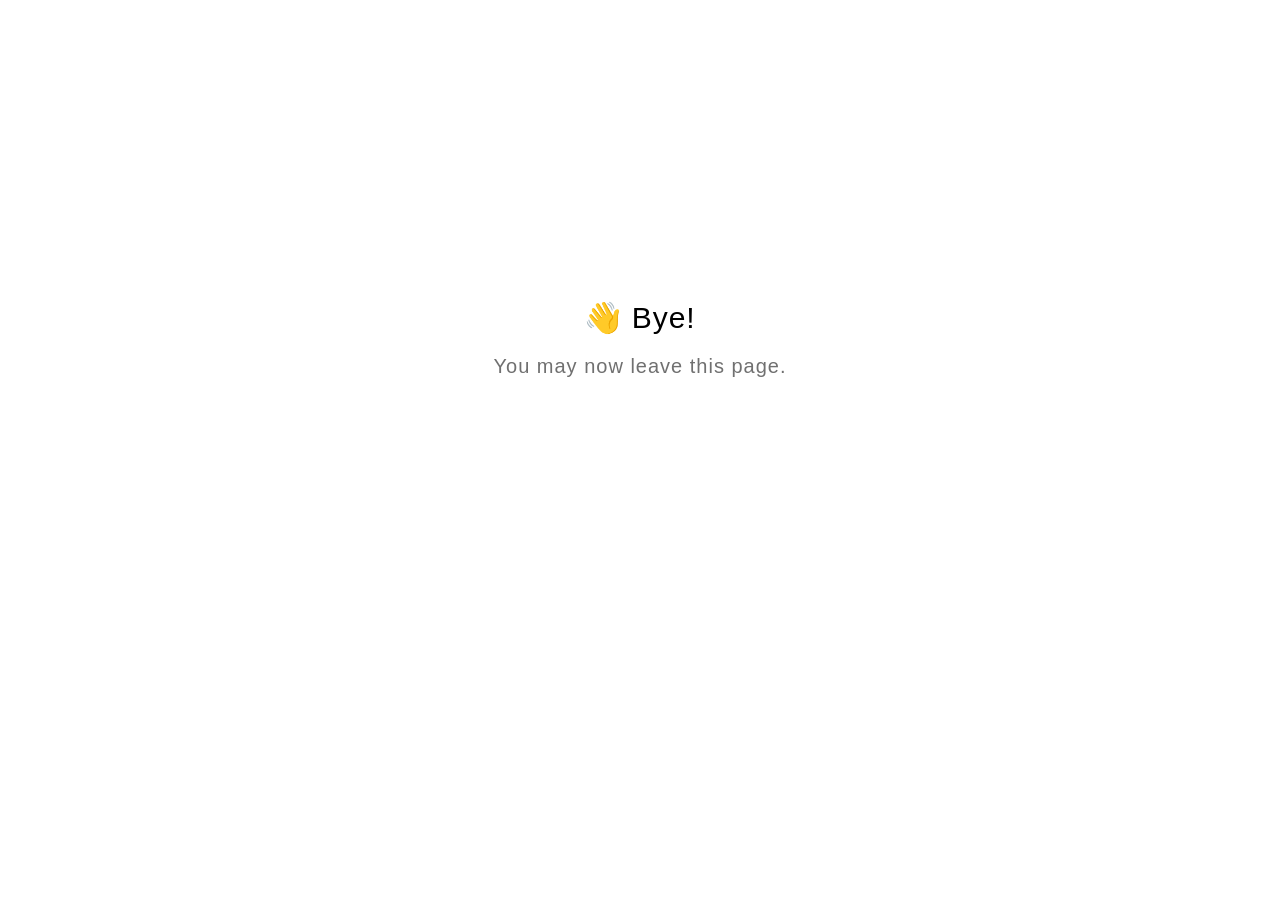
<file: rise-email-course/content/goodbye.html>
<!DOCTYPE html>
<html lang="en">
  <head>
    <title>Goodbye</title>
    <meta charset="utf-8" lang="en">
    <style>
      html {
        font-size: 20px;
        font-family: 'lato', sans-serif;
        font-weight: lighter;
        letter-spacing: 0.05rem;
      }

      .goodbye-container {
        text-align: center;
        margin-top: 15rem;
      }

      .bye-message {
        font-size: 1.5rem;
      }

      .exit-text {
        color: #707070;
        margin-top: 1rem;
      }
    </style>
  </head>
  <body>
    <div class="goodbye-container">
      <div class="bye-message">👋 Bye!</div>
      <div class="exit-text">You may now leave this page.</div>
    </div>
  </body>
</html>
</file>
<file: rise-email-course/content/lib/icomoon.css>
@font-face {
	font-family: 'icomoon';
	src:  url('fonts/icomoon.ttf') format('truetype'),
				url('fonts/icomoon.woff') format('woff');
	font-weight: normal;
	font-style: normal;
}

[class^="icon-"], [class*=" icon-"] {
	/* use !important to prevent issues with browser extensions that change fonts */
	font-family: 'icomoon' !important;
	speak: none;
	font-style: normal;
	font-weight: normal;
	font-variant: normal;
	text-transform: none;
	line-height: 1;

	/* Better Font Rendering =========== */
	-webkit-font-smoothing: antialiased;
	-moz-osx-font-smoothing: grayscale;
}

.icon-edit-author-name:before {
	content: "\e976";
}
.icon-lock:before {
	content: "\e977";
}
.icon-checkmark-valid:before {
	content: "\e95d";
}
.icon-close-media-panel:before {
	content: "\e95e";
}
.icon-trash4:before {
	content: "\e95f";
}
.icon-x-invalid-url:before {
	content: "\e960";
}
.icon-attach2:before {
	content: "\e961";
}
.icon-bold:before {
	content: "\e962";
}
.icon-fontcolor:before {
	content: "\e963";
}
.icon-fontsize:before {
	content: "\e964";
}
.icon-italic:before {
	content: "\e965";
}
.icon-link:before {
	content: "\e966";
}
.icon-orderedlist:before {
	content: "\e967";
}
.icon-quote:before {
	content: "\e968";
}
.icon-unorderedlist:before {
	content: "\e969";
}
.icon-feedback:before {
	content: "\e910";
}
.icon-review:before {
	content: "\e911";
}
.icon-customizable:before {
	content: "\e908";
}
.icon-design:before {
	content: "\e909";
}
.icon-interactions:before {
	content: "\e90a";
}
.icon-questions:before {
	content: "\e90b";
}
.icon-scenarios2:before {
	content: "\e90c";
}
.icon-slides:before {
	content: "\e90d";
}
.icon-desktop:before {
	content: "\e902";
}
.icon-expressions:before {
	content: "\e903";
}
.icon-poses:before {
	content: "\e904";
}
.icon-retina:before {
	content: "\e905";
}
.icon-scenarios:before {
	content: "\e906";
}
.icon-transparency:before {
	content: "\e907";
}
.icon-Master-01:before {
	content: "\e934";
}
.icon-Master-02:before {
	content: "\e93a";
}
.icon-Master-03:before {
	content: "\e939";
}
.icon-Master-04:before {
	content: "\e936";
}
.icon-Master-05:before {
	content: "\e93b";
}
.icon-Master-06:before {
	content: "\e935";
}
.icon-Master-07:before {
	content: "\e937";
}
.icon-Master-08:before {
	content: "\e938";
}
.icon-Master-09:before {
	content: "\e922";
}
.icon-Master-10:before {
	content: "\e926";
}
.icon-Master-11:before {
	content: "\e924";
}
.icon-Master-12:before {
	content: "\e928";
}
.icon-Master-13:before {
	content: "\e923";
}
.icon-Master-14:before {
	content: "\e925";
}
.icon-Master-15:before {
	content: "\e929";
}
.icon-Master-16:before {
	content: "\e927";
}
.icon-Master-17:before {
	content: "\e92b";
}
.icon-Master-18:before {
	content: "\e92c";
}
.icon-Master-19:before {
	content: "\e92d";
}
.icon-Master-20:before {
	content: "\e92e";
}
.icon-Master-21:before {
	content: "\e92f";
}
.icon-Master-22:before {
	content: "\e930";
}
.icon-Master-23:before {
	content: "\e931";
}
.icon-Master-24:before {
	content: "\e932";
}
.icon-Master-25:before {
	content: "\e933";
}
.icon-Master-26:before {
	content: "\e92a";
}
.icon-check-circle:before {
	content: "\e803";
}
.icon-trash:before {
	content: "\e804";
}
.icon-rotation:before {
	content: "\e91a";
}
.icon-vector:before {
	content: "\e91b";
}
.icon-mute:before {
	content: "\e90e";
}
.icon-volume:before {
	content: "\e90f";
}
.icon-logo:before {
	content: "\e805";
}
.icon-share:before {
	content: "\e801";
}
.icon-sorting:before {
	content: "\e91c";
}
.icon-more:before {
	content: "\e91d";
}
.icon-copy:before {
	content: "\e951";
}
.icon-clock:before {
	content: "\e915";
}
.icon-quotes-left:before {
	content: "\e918";
}
.icon-list-numbered:before {
	content: "\e916";
}
.icon-list2:before {
	content: "\e917";
}
.icon-plus:before {
	content: "\e60a";
}
.icon-info:before {
	content: "\e974";
}
.icon-cross:before {
	content: "\e913";
}
.icon-checkmark:before {
	content: "\e975";
}
.icon-arrow-up2:before {
	content: "\e959";
}
.icon-arrow-down2:before {
	content: "\e95a";
}
.icon-sort-alpha-asc:before {
	content: "\e912";
}
.icon-rtf:before {
	content: "\e94b";
}
.icon-doc:before {
	content: "\e94a";
}
.icon-pdf:before {
	content: "\e94c";
}
.icon-ppt:before {
	content: "\e94d";
}
.icon-file:before {
	content: "\e94e";
}
.icon-xls:before {
	content: "\e94f";
}
.icon-zip:before {
	content: "\e950";
}
.icon-file-alt:before {
	content: "\e944";
}
.icon-doc-alt:before {
	content: "\e943";
}
.icon-pdf-alt:before {
	content: "\e945";
}
.icon-ppt-alt:before {
	content: "\e946";
}
.icon-rtf-alt:before {
	content: "\e947";
}
.icon-xls-alt:before {
	content: "\e948";
}
.icon-zip-alt:before {
	content: "\e949";
}
.icon-attach:before {
	content: "\e942";
}
.icon-reload:before {
	content: "\e941";
}
.icon-trash2:before {
	content: "\e60d";
}
.icon-arrow-left:before {
	content: "\e608";
}
.icon-arrow-right:before {
	content: "\e609";
}
.icon-check-alt:before {
	content: "\e606";
}
.icon-password-view:before {
	content: "\e972";
}
.icon-password-hide:before {
	content: "\e973";
}
.icon-view-grid:before {
	content: "\e96c";
}
.icon-grid-view:before {
	content: "\e96c";
}
.icon-view-list:before {
	content: "\e96d";
}
.icon-list-view:before {
	content: "\e96d";
}
.icon-blocks:before {
	content: "\e95b";
}
.icon-list3:before {
	content: "\e95c";
}
.icon-export:before {
	content: "\e958";
}
.icon-screencast:before {
	content: "\e957";
}
.icon-cursor:before {
	content: "\e956";
}
.icon-documents:before {
	content: "\e952";
}
.icon-duplicate:before {
	content: "\e952";
}
.icon-trash3:before {
	content: "\e953";
}
.icon-Article:before {
	content: "\e93c";
}
.icon-Interaction:before {
	content: "\e93d";
}
.icon-Quiz:before {
	content: "\e93e";
}
.icon-Video:before {
	content: "\e93f";
}
.icon-trashcan:before {
	content: "\e921";
}
.icon-marker_style:before {
	content: "\e920";
}
.icon-photo:before {
	content: "\e91f";
}
.icon-microphone:before {
	content: "\e91e";
}
.icon-plus2:before {
	content: "\e800";
}
.icon-processing:before {
	content: "\e607";
}
.icon-menu:before {
	content: "\e602";
}
.icon-headset:before {
	content: "\e603";
}
.icon-list:before {
	content: "\e604";
}
.icon-video:before {
	content: "\e605";
}
.icon-mail:before {
	content: "\e954";
}
.icon-remove:before {
	content: "\e955";
}
.icon-up-level-2:before {
	content: "\e96e";
}
.icon-up-level-list-2:before {
	content: "\e96f";
}
.icon-plus-circle:before {
	content: "\e802";
}
.icon-up-level:before {
	content: "\e970";
}
.icon-up-level-list:before {
	content: "\e971";
}
.icon-eye:before {
	content: "\e96b";
}
.icon-tick:before {
	content: "\e900";
}
.icon-check:before {
	content: "\e901";
}
.icon-link-alt:before {
	content: "\e919";
}
.icon-chevron-down:before {
	content: "\e60b";
}
.icon-chevron-up:before {
	content: "\e60c";
}
.icon-chevron-left:before {
	content: "\e600";
}
.icon-chevron:before {
	content: "\e601";
}
.icon-chevron-right:before {
	content: "\e601";
}
.icon-close-small:before {
	content: "\e940";
}
.icon-pie-chart:before {
	content: "\e914";
}
.icon-alert:before {
	content: "\e96a";
}
</file>
<file: UpsetCustomersStoryline/html5/data/css/output.min.css>
@font-face {
  font-family: 'LatoBold Charset1_ BoldA8AA4284';
  src: url('[data-uri]');
  font-style: normal;
  font-weight: normal;
}
@font-face {
  font-family: 'Lato Charset1_ 6if3wkcE031CC896';
  src: url('[data-uri]');
  font-style: normal;
  font-weight: normal;
}
@font-face {
  font-family: 'Open Sans Charset1_ 5eJ8AF3BF63';
  src: url('[data-uri]');
  font-style: normal;
  font-weight: normal;
}
@font-face {
  font-family: 'Open SansItalic CItalic700F912C';
  src: url('[data-uri]');
  font-style: normal;
  font-weight: normal;
}
@font-face {
  font-family: 'Open SansBold CharsBoldA65BBE1C';
  src: url('[data-uri]');
  font-style: normal;
  font-weight: normal;
}
@font-face {
  font-family: 'MS PGothic Charset1_ 5b138AE7D6';
  src: url('[data-uri]');
  font-style: normal;
  font-weight: normal;
}
@font-face {
  font-family: 'Open SansBoldItalItalicA50EF9AA';
  src: url('[data-uri]');
  font-style: normal;
  font-weight: normal;
}
@font-face {
  font-family: 'MS GothicBold CharsBold6D84647A';
  src: url('[data-uri]');
  font-style: normal;
  font-weight: normal;
}
@font-face {
  font-family: 'MS PGothicBold CharBold10468065';
  src: url('[data-uri]');
  font-style: normal;
  font-weight: normal;
}
@font-face {
  font-family: 'Open Sans Charset0_v9TY33EDE6F2';
  src: url('[data-uri]');
  font-style: normal;
  font-weight: normal;
}
@font-face {
  font-family: 'Open SansItalic CItalicC6FA076B';
  src: url('[data-uri]');
  font-style: normal;
  font-weight: normal;
}
@font-face {
  font-family: 'Open SansBold CharsBoldE47A47C6';
  src: url('[data-uri]');
  font-style: normal;
  font-weight: normal;
}
@font-face {
  font-family: 'MS PGothic Charset0_v8y8F26E3D1';
  src: url('[data-uri]');
  font-style: normal;
  font-weight: normal;
}
@font-face {
  font-family: 'Open SansBoldItalItalic3FAAA578';
  src: url('[data-uri]');
  font-style: normal;
  font-weight: normal;
}
@font-face {
  font-family: 'MS GothicBold CharsBold712D8200';
  src: url('[data-uri]');
  font-style: normal;
  font-weight: normal;
}
@font-face {
  font-family: 'MS PGothicBold CharBold4B938FAA';
  src: url('[data-uri]');
  font-style: normal;
  font-weight: normal;
}
.cs-HTML {
  background: rgba(40, 40, 40, 1);
}
.cs-pxabnsnfns00010000101 .cs-infopanel  {
  box-shadow: 0 1px 0 rgba(0, 0, 0, 0);
  background: rgba(255, 255, 255, 1);
}
.cs-pxabnsnfns00010000101 .cs-infopanel .cs-link {
  color: rgba(186, 187, 186, 1);
}
.cs-pxabnsnfns00010000101 .cs-infopanel .cs-link:hover {
  color: rgba(255, 255, 255, 1);
}
.cs-pxabnsnfns00010000101 .cs-infopanel .cs-name {
  color: rgba(68, 68, 68, 1);
}
.cs-pxabnsnfns00010000101 .cs-infopanel .cs-title {
  color: rgba(153, 153, 153, 1);
}
.cs-pxabnsnfns00010000101 .cs-infopanelpopup  {
  box-shadow: 0 1px 0 rgba(0, 0, 0, 0);
  background: rgba(0, 0, 0, 0);
}
.cs-pxabnsnfns00010000101 .cs-infopanelpopup .cs-link {
  color: rgba(255, 0, 0, 1);
}
.cs-pxabnsnfns00010000101 .cs-infopanelpopup .cs-link:hover {
  color: rgba(255, 255, 255, 1);
}
.cs-pxabnsnfns00010000101 .cs-infopanelpopup .cs-name {
  color: rgba(255, 255, 255, 1);
}
.cs-pxabnsnfns00010000101 .cs-infopanelpopup .cs-bio {
  color: rgba(186, 187, 186, 1);
}
.cs-pxabnsnfns00010000101 .cs-timer  {
  color: rgba(186, 187, 186, 1);
}
.cs-pxabnsnfns00010000101 .cs-duration stop:first-child {
  stop-color: rgba(60, 60, 60, 1);
}
.cs-pxabnsnfns00010000101 .cs-duration stop:last-child {
  stop-color: rgba(60, 60, 60, 1);
}
.cs-pxabnsnfns00010000101 .cs-elapsed stop:first-child {
  stop-color: rgba(254, 227, 71, 1);
}
.cs-pxabnsnfns00010000101 .cs-elapsed stop:last-child {
  stop-color: rgba(254, 227, 71, 1);
}
.cs-pxabnsnfns00010000101 .cs-timer .cs-pie .cs-innerstroke {
  stroke: rgba(199, 199, 199, 1);
}
.cs-pxabnsnfns00010000101 .cs-timer .cs-pie .cs-innerborder {
  stroke: rgba(255, 255, 255, 1);
}
.cs-pxabnsnfns00010000101 .cs-window  {
  box-shadow: 0 8px 5px rgba(0, 0, 0, 0.2);
  border-color: rgba(49, 99, 0, 0);
  background: rgba(33, 33, 33, 1);
  color: rgba(248, 248, 248, 1);
}
.cs-pxabnsnfns00010000101 .cs-window .cs-diva {
  border-color: rgba(78, 78, 78, 1);
}
.cs-pxabnsnfns00010000101 .cs-window .cs-divb {
  border-color: rgba(78, 78, 78, 0);
}
.cs-pxabnsnfns00010000101 .cs-editor .cs-editor-slide {
  color: rgba(226, 226, 226, 1);
}
.cs-pxabnsnfns00010000101 .cs-editor .cs-editor-html {
  color: rgba(186, 187, 186, 1);
}
.cs-pxabnsnfns00010000101 .cs-editor .cs-editor-button {
  text-shadow: 0 1px 0 rgba(0, 0, 0, 0);
  color: rgba(255, 255, 255, 1);
  border-color: rgba(211, 211, 211, 1);
  background: rgba(34, 34, 34, 1);
}
.cs-pxabnsnfns00010000101 .cs-editor .cs-editor-button:hover {
  background: rgba(68, 68, 68, 1);
}
.cs-pxabnsnfns00010000101 .cs-editor .cs-editor-button:active {
  background: rgba(68, 68, 68, 1);
}
.cs-pxabnsnfns00010000101 .cs-listitem  {
  color: rgba(186, 187, 186, 1);
  border-color: none;
  border: 1px solid transparent;
}
.cs-pxabnsnfns00010000101 .cs-listitem:hover {
  background: rgba(255, 255, 255, 0.06);
  border-color: rgba(108, 108, 108, 1) !important;
  border-width: 1px;
  border-radius: 2px;
  border-style: solid;
  box-sizing: border-box;
}
.cs-pxabnsnfns00010000101 .cs-listitem.hover {
  background: rgba(255, 255, 255, 0.06);
  border-color: rgba(108, 108, 108, 1) !important;
  border-width: 1px;
  border-radius: 2px;
  border-style: solid;
  box-sizing: border-box;
}
.cs-pxabnsnfns00010000101 .cs-glossary  {
  color: rgba(186, 187, 186, 1);
}
.cs-pxabnsnfns00010000101 .cs-glossary .cs-scrolling-panel {
  background: rgba(0, 0, 0, 0);
}
.cs-pxabnsnfns00010000101 .cs-glossary .cs-term.cs-selected .cs-choice-list-trigger {
  color: rgba(255, 255, 255, 1);
  background: rgba(255, 255, 255, 1);
}
.cs-pxabnsnfns00010000101 .cs-glossary .cs-term.cs-selected .cs-choice-list-trigger:focus {
  color: rgba(255, 255, 255, 1);
  background: rgba(255, 255, 255, 1);
}
.cs-pxabnsnfns00010000101 .cs-glossary .cs-term:hover .cs-choice-list-trigger {
  background: rgba(186, 187, 186, 1);
}
.cs-pxabnsnfns00010000101 .cs-glossary .cs-term.hover .cs-choice-list-trigger {
  background: rgba(186, 187, 186, 1);
}
.cs-pxabnsnfns00010000101 .cs-glossary .cs-term .cs-choice-list-trigger:focus {
  background: rgba(186, 187, 186, 1);
}
.cs-pxabnsnfns00010000101 .cs-glossary .cs-diva {
  border-color: rgba(0, 0, 0, 0);
}
.cs-pxabnsnfns00010000101 .cs-glossary .cs-divb {
  border-color: rgba(0, 0, 0, 0);
}
.cs-pxabnsnfns00010000101 .cs-glossary .cs-divc {
  border-color: rgba(0, 0, 0, 0);
}
.cs-pxabnsnfns00010000101 .cs-glossary .cs-heading {
  color: rgba(248, 248, 248, 1);
  font-weight: 700;
}
.note-content p span {
  color: rgba(186, 187, 186, 1);
  line-height: 1.4em;
  font-size: 103.769%;
}
.cs-pxabnsnfns00010000101 .cs-resource .cs-separator {
  border-color: rgba(0, 0, 0, 0);
}
.cs-pxabnsnfns00010000101 .cs-outline  {
  color: rgba(45, 45, 45, 1);
}
.cs-pxabnsnfns00010000101 .cs-outline .cs-diva {
  border-color: rgba(0, 0, 0, 0);
}
.cs-pxabnsnfns00010000101 .cs-outline .cs-divb {
  border-color: rgba(0, 0, 0, 0);
}
.cs-pxabnsnfns00010000101 .cs-outline .cs-divc {
  border-color: rgba(0, 0, 0, 0);
}
.cs-pxabnsnfns00010000101 .cs-outline .cs-search-filter:hover {
  color: rgba(0, 0, 0, 0);
}
.cs-pxabnsnfns00010000101 .cs-outline .cs-search-filter.hover {
  color: rgba(0, 0, 0, 0);
}
.cs-pxabnsnfns00010000101 .cs-transcript  {
  color: rgba(255, 255, 255, 1);
}
.cs-pxabnsnfns00010000101 .cs-transcript .cs-div {
  border-color: rgba(0, 0, 0, 0);
}
.cs-pxabnsnfns00010000101 .cs-tabs:not(.topmenu-item) {
  color: rgba(248, 248, 248, 1);
}
.cs-pxabnsnfns00010000101 .cs-tabs .cs-inner-button:not(.topmenu-item) {
  text-shadow: 0 1px 0 rgba(0, 0, 0, 0);
}
.cs-pxabnsnfns00010000101 .cs-tabs:hover:not(.topmenu-item) {
  color: rgba(248, 248, 248, 1);
}
.cs-pxabnsnfns00010000101 .cs-tabs.cs-selected {
  background: rgba(0, 0, 0, 0);
  color: rgba(248, 248, 248, 1);
}
.cs-pxabnsnfns00010000101 .cs-seekcontrol  {
  background: rgba(0, 0, 0, 0);
  border-color: rgba(0, 0, 0, 0);
}
.cs-pxabnsnfns00010000101 .cs-seekcontrol .cs-button:hover .cs-icon {
  fill: rgba(255, 255, 255, 1);
}
.cs-pxabnsnfns00010000101 .cs-seekcontrol .cs-button.hover .cs-icon {
  fill: rgba(255, 255, 255, 1);
}
.cs-pxabnsnfns00010000101 .cs-seekcontrol .cs-button .cs-icon-shadow {
  fill: rgba(0, 0, 0, 0);
}
.cs-pxabnsnfns00010000101 .cs-seekcontrol .cs-button .cs-icon {
  fill: rgba(180, 180, 180, 1);
}
.cs-pxabnsnfns00010000101 .cs-seekcontrol .cs-seek .cs-fill {
  background: rgba(255, 255, 255, 0.6);
}
.cs-pxabnsnfns00010000101 .cs-seekcontrol .cs-seek {
  background: rgba(108, 108, 108, 1);
  border-color: rgba(0, 0, 0, 0);
}
.cs-pxabnsnfns00010000101 .cs-searchinput .cs-input {
  color: rgba(186, 187, 186, 1);
  border-color: rgba(0, 0, 0, 0);
  background: rgba(255, 255, 255, 0.06);
}
.cs-pxabnsnfns00010000101 .cs-searchinput .cs-input:focus {
  color: rgba(248, 248, 248, 1);
  background: rgba(41, 41, 41, 1);
}
.cs-pxabnsnfns00010000101 .cs-searchinput .cs-input:hover {
  box-shadow: inset 0 0 1px 0 rgba(69, 126, 19, 0);
}
.cs-pxabnsnfns00010000101 .cs-searchinput .cs-input.hover {
  box-shadow: inset 0 0 1px 0 rgba(69, 126, 19, 0);
}
.cs-pxabnsnfns00010000101 .cs-searchinput .cs-button .cs-icon {
  fill: rgba(186, 187, 186, 1);
}
.cs-pxabnsnfns00010000101 .cs-searchinput .cs-button:hover {
  fill: rgba(63, 133, 0, 1);
}
.cs-pxabnsnfns00010000101 .cs-searchinput .cs-button.hover {
  fill: rgba(63, 133, 0, 1);
}
.cs-pxabnsnfns00010000101 .cs-menu  {
  box-shadow: 0 1px 0 rgba(0, 0, 0, 0);
  background: rgba(33, 33, 33, 1);
}
.cs-pxabnsnfns00010000101 .cs-topmenu-item.active .cs-tab {
  background: rgba(33, 33, 33, 1);
}
.cs-pxabnsnfns00010000101 .cs-logo  {
  box-shadow: 0 1px 0 rgba(37, 75, 0, 1);
  background: rgba(255, 255, 255, 0);
}
.cs-pxabnsnfns00010000101 .cs-checkbox  {
  color: rgba(255, 255, 255, 1);
}
.cs-pxabnsnfns00010000101 .cs-checkbox:hover {
  border-color: rgba(175, 221, 130, 1);
}
.cs-pxabnsnfns00010000101 .cs-checkbox.hover {
  border-color: rgba(175, 221, 130, 1);
}
.cs-pxabnsnfns00010000101 .cs-checkbox .cs-box {
  color: rgba(255, 255, 255, 1);
  border-color: rgba(42, 83, 0, 1);
}
.cs-pxabnsnfns00010000101 .cs-checkbox .cs-box:checked::after {
  color: rgba(43, 196, 0, 1);
}
.cs-pxabnsnfns00010000101 .cs-button  {
  text-shadow: 0 1px 0 rgba(0, 0, 0, 0);
  color: rgba(186, 187, 186, 1);
  border-color: rgba(0, 0, 0, 0);
  background: rgba(0, 0, 0, 0);
  box-shadow: 0 1px 0 rgba(0, 0, 0, 0);
}
.cs-pxabnsnfns00010000101 .cs-button .cs-icon {
  fill: rgba(186, 187, 186, 1);
}
.cs-pxabnsnfns00010000101 .cs-button .cs-icon-shadow {
  fill: rgba(0, 0, 0, 0);
}
.cs-pxabnsnfns00010000101 .cs-button:hover {
  background: rgba(248, 248, 248, 1);
}
.cs-pxabnsnfns00010000101 .cs-button.hover {
  background: rgba(248, 248, 248, 1);
}
.cs-pxabnsnfns00010000101 .cs-button:active {
  background: rgba(0, 0, 0, 0);
}
.cs-pxabnsnfns00010000101 .cs-button.cs-disabled:hover {
  background: rgba(0, 0, 0, 0);
}
.cs-pxabnsnfns00010000101 .cs-button.cs-disabled.hover {
  background: rgba(0, 0, 0, 0);
}
.cs-pxabnsnfns00010000101 .cs-button.cs-disabled:active {
  background: rgba(0, 0, 0, 0);
}
.cs-pxabnsnfns00010000101 .cs-button.cs-volume:hover {
  background: rgba(0, 0, 0, 0);
}
.cs-pxabnsnfns00010000101 .cs-button.cs-volume.hover {
  background: rgba(0, 0, 0, 0);
}
.cs-pxabnsnfns00010000101 .cs-button.cs-volume:active {
  background: rgba(0, 0, 0, 0);
}
.cs-pxabnsnfns00010000101.cs-base  {
  color: rgba(186, 187, 186, 1);
  border-color: rgba(40, 40, 40, 1);
  background: rgba(40, 40, 40, 1);
}
.cs-pxabnsnfns00010000101.cs-base .cs-separator .cs-diva {
  background: rgba(69, 69, 69, 1);
}
.cs-pxabnsnfns00010000101.cs-base .cs-separator .cs-divb {
  background: rgba(0, 0, 0, 0);
}
.cs-pxabnsnfns00010000101.cs-base .cs-topmenu-item.active .cs-tab {
  border-color: rgba(69, 69, 69, 1);
}
.cs-pxabnsnfns00010000101.cs-base .cs-topmenu-item.active .cs-panel {
  border-color: rgba(69, 69, 69, 1);
}
.cs-pxabnsnfns00010000101.cs-base .cs-left {
  background: rgba(33, 33, 33, 1);
}
.cs-pxabnsnfns00010000101.cs-base .cs-area-primary .cs-slide-container {
  background: rgba(40, 40, 40, 1);
}
.cs-pxabnsnfns00010000101.cs-base.cs-custom-theme .cs-brandhighlight-bg {
  background: rgba(79, 189, 244, 1) !important;
}
.cs-pxabnsnfns00010000101.cs-base.cs-custom-theme .cs-brandhighlight-secondary-bg {
  background: rgba(255, 255, 255, 1) !important;
}
.cs-pxabnsnfns00010000101.cs-base.cs-custom-theme .cs-brandhighlight-border {
  border-color: rgba(79, 189, 244, 1) !important;
}
.cs-pxabnsnfns00010000101.cs-base.cs-custom-theme .cs-brandhighlight-text {
  color: rgba(79, 189, 244, 1) !important;
}
.cs-pxabnsnfns00010000101.cs-base.cs-custom-theme .cs-brandhighlight-fill {
  fill: rgba(79, 189, 244, 1) !important;
}
.cs-pxabnsnfns00010000101.cs-base.cs-custom-theme .cs-listitem.cs-selected {
  background-color: rgba(255, 255, 255, 0.06) !important;
}
.cs-pxabnsnfns00010000101 .cs-volume::-moz-range-thumb {
  border-color: rgba(43, 85, 0, 1);
  box-shadow: inset 0 0 1px 0 rgba(43, 85, 0, 1);
  background: rgba(255, 255, 255, 1);
}
.cs-pxabnsnfns00010000101 .cs-volume::-ms-thumb {
  border-color: rgba(43, 85, 0, 1);
  box-shadow: inset 0 0 1px 0 rgba(43, 85, 0, 1);
  background: rgba(255, 255, 255, 1);
}
.cs-pxabnsnfns00010000101 .cs-volume::-webkit-slider-thumb {
  border-color: rgba(43, 85, 0, 1);
  box-shadow: inset 0 0 1px 0 rgba(43, 85, 0, 1);
  background: rgba(255, 255, 255, 1);
}
.cs-pxabnsnfns00010000101 .cs-volume::-moz-range-track {
  border-color: rgba(66, 140, 1, 1);
  background: rgba(108, 108, 108, 1);
}
.cs-pxabnsnfns00010000101 .cs-volume::-ms-track {
  border-color: rgba(66, 140, 1, 1);
  background: rgba(108, 108, 108, 1);
}
.cs-pxabnsnfns00010000101 .cs-volume::-webkit-slider-runnable-track {
  border-color: rgba(66, 140, 1, 1);
  background: rgba(108, 108, 108, 1);
}
body.show-focus .tab-focus-box {
  box-shadow: 0 0 0 1px rgba(255, 255, 0, 1), 0 0 0 3px rgba(0, 32, 96, 1), 0 0 5px 5px rgba(255, 255, 0, 1);
  border-color: transparent;
  outline: 2px transparent solid;
}
.skipnav {
  box-shadow: 0 0 0 1px rgba(255, 255, 0, 1), 0 0 0 3px rgba(0, 32, 96, 1), 0 0 5px 5px rgba(255, 255, 0, 1);
  border-color: transparent;
  outline: 2px transparent solid;
}
.cs-pxabnsnfns00010000101 .cs-listitem:hover {
  color: none;
}
.cs-pxabnsnfns00010000101 .cs-listitem.hover {
  color: none;
}
.cs-pxabnsnfns00010000101 .cs-listitem.cs-viewed {
  color: #BABBBA;
}
.cs-pxabnsnfns00010000101 .cs-listitem {
  color: #BABBBA;
}
.cs-pxabnsnfns00010000101 .cs-listitem:hover .cs-icon-carrot * {
  fill: none;
}
.cs-pxabnsnfns00010000101 .cs-listitem.hover .cs-icon-carrot * {
  fill: none;
}
.cs-pxabnsnfns00010000101 .cs-listitem .cs-icon-carrot {
  color: none;
  top: calc(3px);
}
.cs-pxabnsnfns00010000101 .cs-listitem .cs-icon-carrot .cs-shadow {
  color: #F8F8F8;
}
.cs-pxabnsnfns00010000101 .item-collapsible .is-scene {
  color: #F8F8F8 !important;
  font-weight: 700;
}
.cs-pxabnsnfns00010000101 .is-scene .cs-icon-carrot * {
  color: #F8F8F8 !important;
  font-weight: 700;
}
.cs-pxabnsnfns00010000101 .is-scene:not(.outline-links-collapse) > a {
  color: #F8F8F8;
}
.cs-pxabnsnfns00010000101 .is-scene:not(.outline-links-collapse) .cs-icon-carrot * {
  fill: none !important;
  color: #F8F8F8 !important;
}
.cs-pxabnsnfns00010000101 .tabs, .cs-pxabnsnfns00010000101 .cs-logo {
  border-bottom: 1px solid rgba(108, 108, 108, 1);
}
.cs-pxabnsnfns00010000101 .area-secondary-wrapper:after {
  background-image: url('[data-uri]');
  background-size: 100%;
}
.cs-pxabnsnfns00010000101 .panel-footer {
  background: #212121;
}
.cs-pxabnsnfns00010000101 #outline-search {
  background: rgba(255, 255, 255, 0.06);
  border-color: rgba(108, 108, 108, 1);
  border-width: 1px;
  border-style: solid;
}
.cs-pxabnsnfns00010000101 .topmenu-panel #outline-search {
  background: #545454;
}
.cs-pxabnsnfns00010000101 .search-icon circle, .cs-pxabnsnfns00010000101 .search-icon path {
  stroke: #BABBBA;
}
.cs-pxabnsnfns00010000101 #outline-search input[type   =search] {
  color: #F8F8F8;
}
.cs-pxabnsnfns00010000101 #outline-search ::-webkit-input-placeholder {
  color: #BABBBA !important;
}
.cs-pxabnsnfns00010000101 #outline-search :-ms-input-placeholder {
  color: #BABBBA !important;
}
.cs-pxabnsnfns00010000101 #outline-search ::-moz-placeholder {
  color: #BABBBA !important;
  opacity: 1;
}
.cs-pxabnsnfns00010000101 .cs-topmenu-item.active, body:not(.is-touchable-tablet) .cs-pxabnsnfns00010000101 .cs-topmenu-item:hover {
  color: #F8F8F8;
}
.cs-pxabnsnfns00010000101 .cs-topmenu-item.button-tapped {
  color: #F8F8F8;
}
.cs-pxabnsnfns00010000101 .cs-topmenu-item.active .cs-tab, .cs-pxabnsnfns00010000101 .cs-topmenu-item .cs-tab {
  background: transparent !important;
  border: none !important;
}
.cs-pxabnsnfns00010000101 .top-tabs-drop-icon div {
  background: #BABBBA;
}
.cs-pxabnsnfns00010000101 .cs-panel.topmenu-panel .panel-content, .cs-pxabnsnfns00010000101 .top-tabs-drop {
  background: #212121;
}
.cs-pxabnsnfns00010000101 .cs-topmenu-item.active .cs-panel {
  background: #212121;
}
.cs-pxabnsnfns00010000101 .cs-menu.topmenu-panel, .cs-pxabnsnfns00010000101 .top-tabs-drop {
  border: 1px solid rgba(69, 69, 69, 1) !important;
  border-radius: 3px;
}
.cs-pxabnsnfns00010000101 .resources .resources-list a:hover {
  background: rgba(255, 255, 255, 0.06);
}
body:not(.is-touchable-tablet) .cs-pxabnsnfns00010000101 .resources .resources-list a:hover {
  background: rgba(255, 255, 255, 0.06);
}
.cs-pxabnsnfns00010000101 .resources .resources-list a.hover {
  background: rgba(255, 255, 255, 0.06);
}
body:not(.is-touchable-tablet) .cs-pxabnsnfns00010000101 .resources .resources-list a.hover {
  background: rgba(255, 255, 255, 0.06);
}
.cs-pxabnsnfns00010000101 .resources .resources-list a.button-tapped {
  background: rgba(255, 255, 255, 0.06);
}
.cs-pxabnsnfns00010000101 .cs-icon path, .cs-pxabnsnfns00010000101 .cs-icon rect, .cs-pxabnsnfns00010000101 .cs-icon polygon, .cs-pxabnsnfns00010000101 .menu-icon-wrapper.menu-icon-wrapper-hover path {
  fill: #BABBBA;
}
.cs-pxabnsnfns00010000101 .cs-icon .icon-stroke-only {
  fill: none !important;
  stroke: #BABBBA !important;
}
body:not(.is-touchable-tablet) .cs-pxabnsnfns00010000101 .cs-button:hover .cs-icon path, body:not(.is-touchable-tablet) .cs-pxabnsnfns00010000101 .cs-button:hover .cs-icon rect, body:not(.is-touchable-tablet) .cs-pxabnsnfns00010000101 .cs-button:hover .cs-icon polygon {
  fill: #F8F8F8;
}
body:not(.is-touchable-tablet) .cs-pxabnsnfns00010000101 .cs-tabs:hover .search-icon circle, body:not(.is-touchable-tablet) .cs-pxabnsnfns00010000101 .cs-tabs:hover .search-icon path {
  stroke: #F8F8F8;
}
.cs-pxabnsnfns00010000101 .cs-button.button-tapped .cs-icon path, .cs-pxabnsnfns00010000101 .cs-button.button-tapped .cs-icon rect, .cs-pxabnsnfns00010000101 .cs-button.button-tapped .cs-icon polygon {
  fill: #F8F8F8;
}
body:not(.is-touchable-tablet) .cs-pxabnsnfns00010000101 .cs-button:hover .cs-icon .icon-stroke-only {
  fill: none !important;
  stroke: #F8F8F8 !important;
}
.cs-pxabnsnfns00010000101 .cs-button:button-tapped .cs-icon .icon-stroke-only {
  fill: none !important;
  stroke: #F8F8F8 !important;
}
.cs-pxabnsnfns00010000101 .menu-icon-wrapper.menu-icon-wrapper-hover svg path {
  fill: #F8F8F8;
}
.floating-sidebar:not(.sidebar-closed) .cs-pxabnsnfns00010000101 #hamburger .menu-icon-wrapper svg path {
  fill: #BABBBA;
}
.floating-sidebar:not(.sidebar-closed) .cs-pxabnsnfns00010000101 #hamburger .menu-icon-wrapper.menu-icon-wrapper-hover svg path {
  fill: #F8F8F8;
}
.cs-pxabnsnfns00010000101 .volume .btn:before {
  background-image: url('[data-uri]');
}
.cs-pxabnsnfns00010000101 .volume-track {
  background: #6C6C6C;
}
.cs-pxabnsnfns00010000101 .volume-icon circle {
  stroke: #BABBBA;
}
.cs-pxabnsnfns00010000101 .cs-settings > .settings-panel {
  background: #212121;
  border: 1px solid rgba(69, 69, 69, 1) !important;
  border-radius: 3px;
}
.cs-pxabnsnfns00010000101 .cs-settings > .panel-down-arrow {
  fill: #212121;
}
.cs-pxabnsnfns00010000101 .switch-toggle .border {
  stroke: #7C7C7C;
}
.cs-pxabnsnfns00010000101 .switch-toggle .thumb-off .thumb {
  fill: #A2A2A2;
}
.cs-pxabnsnfns00010000101 .switch-toggle .thumb-on .track {
  fill: rgba(79, 189, 244, 1);
}
.cs-pxabnsnfns00010000101 .switch-toggle .thumb-off .track {
  fill: rgba(255, 255, 255, 0.1);
}
.cs-pxabnsnfns00010000101 .switch-label {
  color: #BABBBA;
}
.cs-pxabnsnfns00010000101 .cs-panel .scrollarea-btn:after {
  background: rgba(179, 180, 179, 0.75);
}
.scrollarea-scrollbar:hover .scrollarea-btn:after, .scrollarea-scrollbar.highlight-scrollbar .scrollarea-btn:after {
  background: rgba(179, 180, 179, 0.75);
}
.floating-sidebar .sidebar-overlay {
  background: rgba(0, 0, 0, 0.85);
}
.cs-pxabnsnfns00010000101 .overlay-message {
  background: rgba(0, 0, 0, 0.85);
}
.cs-pxabnsnfns00010000101 .top-ui-bg, .cs-pxabnsnfns00010000101 .bottom-ui-bg, .cs-pxabnsnfns00010000101 .right-ui-bg, .cs-pxabnsnfns00010000101 .left-ui-bg {
  background: rgba(40, 40, 40, 0.8);
}
.cs-pxabnsnfns00010000101 .circle-progress-bg {
  fill: #282828;
}
.cs-pxabnsnfns00010000101 .circle-progress-well {
  fill: #6C6C6C;
}
.cs-pxabnsnfns00010000101 .circle-progress-pie {
  stroke: #6C6C6C;
}
.cs-pxabnsnfns00010000101 .lightbox .option-pane {
  background: rgba(40, 40, 40, 0.8);
}
.cs-pxabnsnfns00010000101 .lightbox .option-pane:before {
  background: #282828;
}
.cs-pxabnsnfns00010000101 .message-window {
  background: #212121;
  border: 1px solid rgba(255, 255, 255, 1) !important;
  border-radius: 3px;
}
.cs-pxabnsnfns00010000101 .message-window-header p, .cs-pxabnsnfns00010000101 .message-window-text {
  color: #F8F8F8;
}
.cs-pxabnsnfns00010000101 .message-window-header p {
  border-bottom: 1px solid rgba(255, 255, 255, 1);
}
.cs-pxabnsnfns00010000101 .message-window button.slide-object-button {
  border: 1px solid rgba(255, 255, 255, 1) !important;
}
.cs-pxabnsnfns00010000101 .message-window button.slide-object-button:hover {
  background: rgba(255, 255, 255, 0.06) !important;
}
.message-window .slide-object-button tspan, .message-window .slide-object-button-text tspan {
  fill: #F8F8F8 !important;
}
body:not(.is-touchable-tablet) .cs-pxabnsnfns00010000101 .cs-button:hover .text {
  color: #F8F8F8;
}
.cs-pxabnsnfns00010000101 .cs-button.button-tapped .text {
  color: #F8F8F8;
}
.cs-pxabnsnfns00010000101.cs-base {
  background: #282828;
}
.cs-pxabnsnfns00010000101 .cs-menu {
  background: transparent;
}
.cs-pxabnsnfns00010000101 .progress-bar .progress-bar-fill:after {
  background: #FFFFFF !important;
}
.cs-pxabnsnfns00010000101 .volume-dot {
  background: #FFFFFF !important;
}
.fn-npnxnanbsnfns00010000101 {
  font-family: 'Lato22AB4CAF';
  -webkit-font-variant-ligatures: no-common-ligatures;
  font-variant-ligatures: no-common-ligatures;
}
.fn-pxabnsnfns00010000101 {
  font-family: 'Lato22AB4CAF';
  -webkit-font-variant-ligatures: no-common-ligatures;
  font-variant-ligatures: no-common-ligatures;
}
.fn-npxnabnsnfns00010000101 {
  font-family: 'Lato22AB4CAF';
  -webkit-font-variant-ligatures: no-common-ligatures;
  font-variant-ligatures: no-common-ligatures;
}
.fn-npnxnanbnsnfns00010000101 {
  font-family: 'Lato22AB4CAF';
  -webkit-font-variant-ligatures: no-common-ligatures;
  font-variant-ligatures: no-common-ligatures;
}
.fn-pxabnsnfns00010000100 {
  font-family: 'Lato22AB4CAF';
  -webkit-font-variant-ligatures: no-common-ligatures;
  font-variant-ligatures: no-common-ligatures;
}
@font-face {
  font-family: 'Lato22AB4CAF';
  src: url('[data-uri]');
  font-style: normal;
  font-weight: bold;
}
@font-face {
  font-family: 'Lato22AB4CAF';
  src: url('[data-uri]');
  font-style: normal;
  font-weight: normal;
}
.cs-ResumePromptSlide .cs-6DbHSxlnHty-ResumePromptSlide-btn0 {
  color: rgba(255, 255, 255, 1);
  border-color: rgba(211, 211, 211, 1);
  background: rgba(34, 34, 34, 1);
  text-shadow: 0 1px 0 rgba(0, 0, 0, 0);
}
.cs-ResumePromptSlide .cs-6DbHSxlnHty-ResumePromptSlide-btn0 .cs-html {
  color: rgba(186, 187, 186, 1);
}
.cs-ResumePromptSlide .cs-6DbHSxlnHty-ResumePromptSlide-btn0 .cs-slide {
  border-color: rgba(226, 226, 226, 1);
}
.cs-ResumePromptSlide .cs-6DbHSxlnHty-ResumePromptSlide-btn0:hover {
  background: rgba(68, 68, 68, 1);
}
.cs-ResumePromptSlide .cs-6DbHSxlnHty-ResumePromptSlide-btn0:active {
  background: rgba(68, 68, 68, 1);
}
.cs-ResumePromptSlide .cs-6DbHSxlnHty-ResumePromptSlide-btn1 {
  color: rgba(255, 255, 255, 1);
  border-color: rgba(211, 211, 211, 1);
  background: rgba(34, 34, 34, 1);
  text-shadow: 0 1px 0 rgba(0, 0, 0, 0);
}
.cs-ResumePromptSlide .cs-6DbHSxlnHty-ResumePromptSlide-btn1 .cs-html {
  color: rgba(186, 187, 186, 1);
}
.cs-ResumePromptSlide .cs-6DbHSxlnHty-ResumePromptSlide-btn1 .cs-slide {
  border-color: rgba(226, 226, 226, 1);
}
.cs-ResumePromptSlide .cs-6DbHSxlnHty-ResumePromptSlide-btn1:hover {
  background: rgba(68, 68, 68, 1);
}
.cs-ResumePromptSlide .cs-6DbHSxlnHty-ResumePromptSlide-btn1:active {
  background: rgba(68, 68, 68, 1);
}
.cs-ExternalInterfaceErrorSlide .cs-buttonOK {
  color: rgba(255, 255, 255, 1);
  border-color: rgba(211, 211, 211, 1);
  background: rgba(34, 34, 34, 1);
  text-shadow: 0 1px 0 rgba(0, 0, 0, 0);
}
.cs-ExternalInterfaceErrorSlide .cs-buttonOK .cs-html {
  color: rgba(186, 187, 186, 1);
}
.cs-ExternalInterfaceErrorSlide .cs-buttonOK .cs-slide {
  border-color: rgba(226, 226, 226, 1);
}
.cs-ExternalInterfaceErrorSlide .cs-buttonOK:hover {
  background: rgba(68, 68, 68, 1);
}
.cs-ExternalInterfaceErrorSlide .cs-buttonOK:active {
  background: rgba(68, 68, 68, 1);
}
</file>
